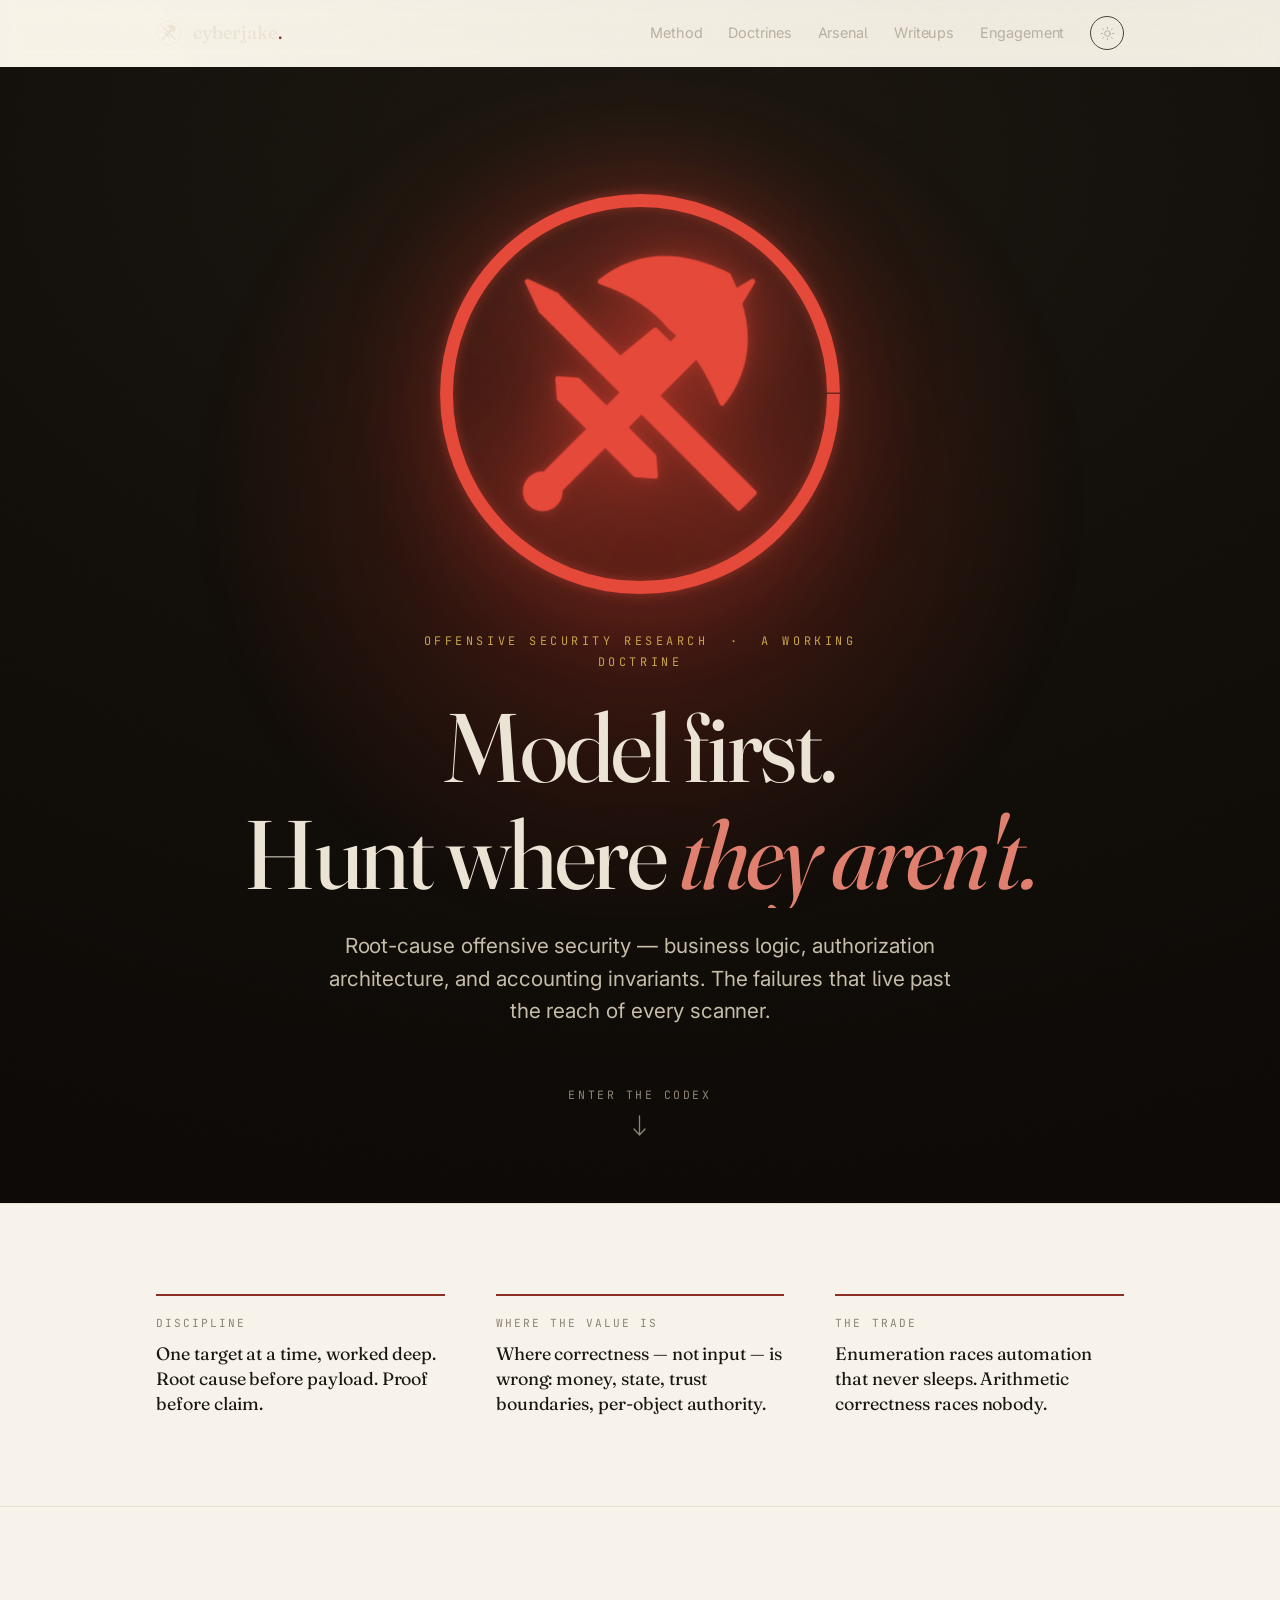
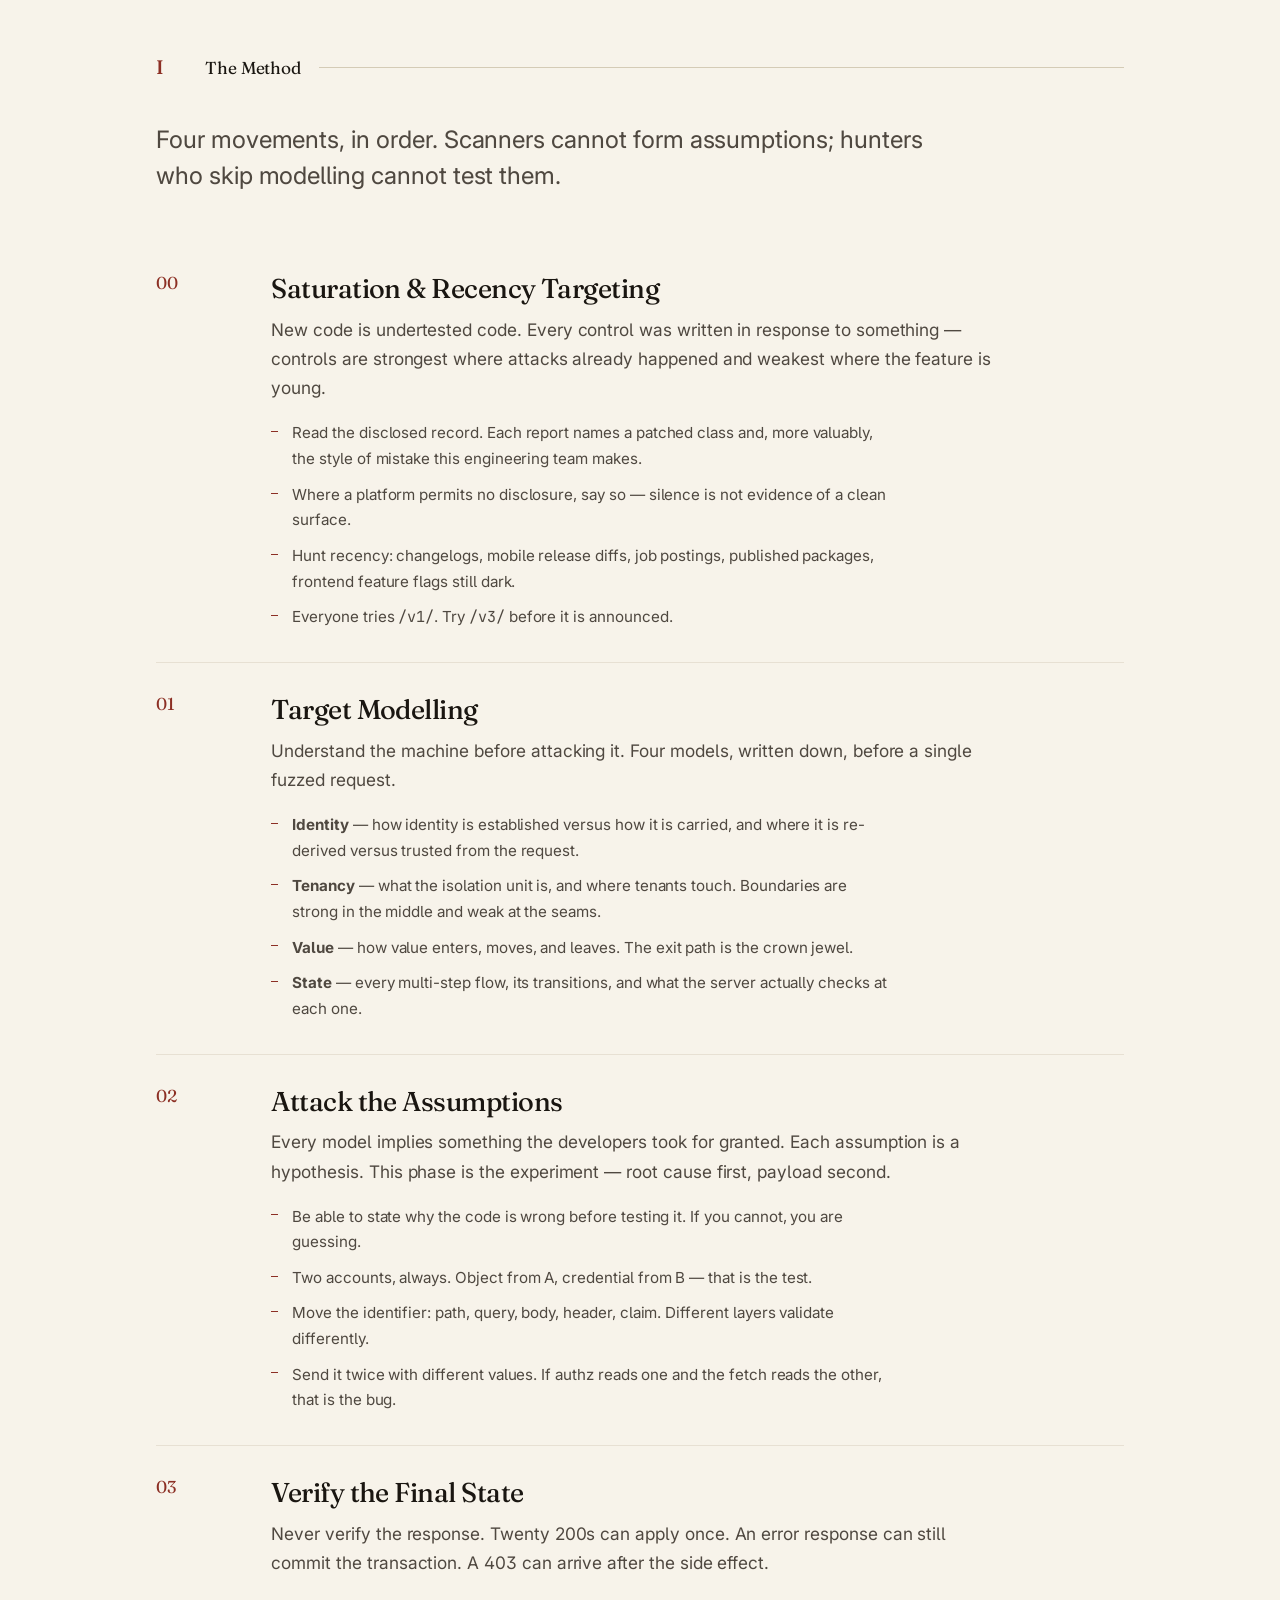
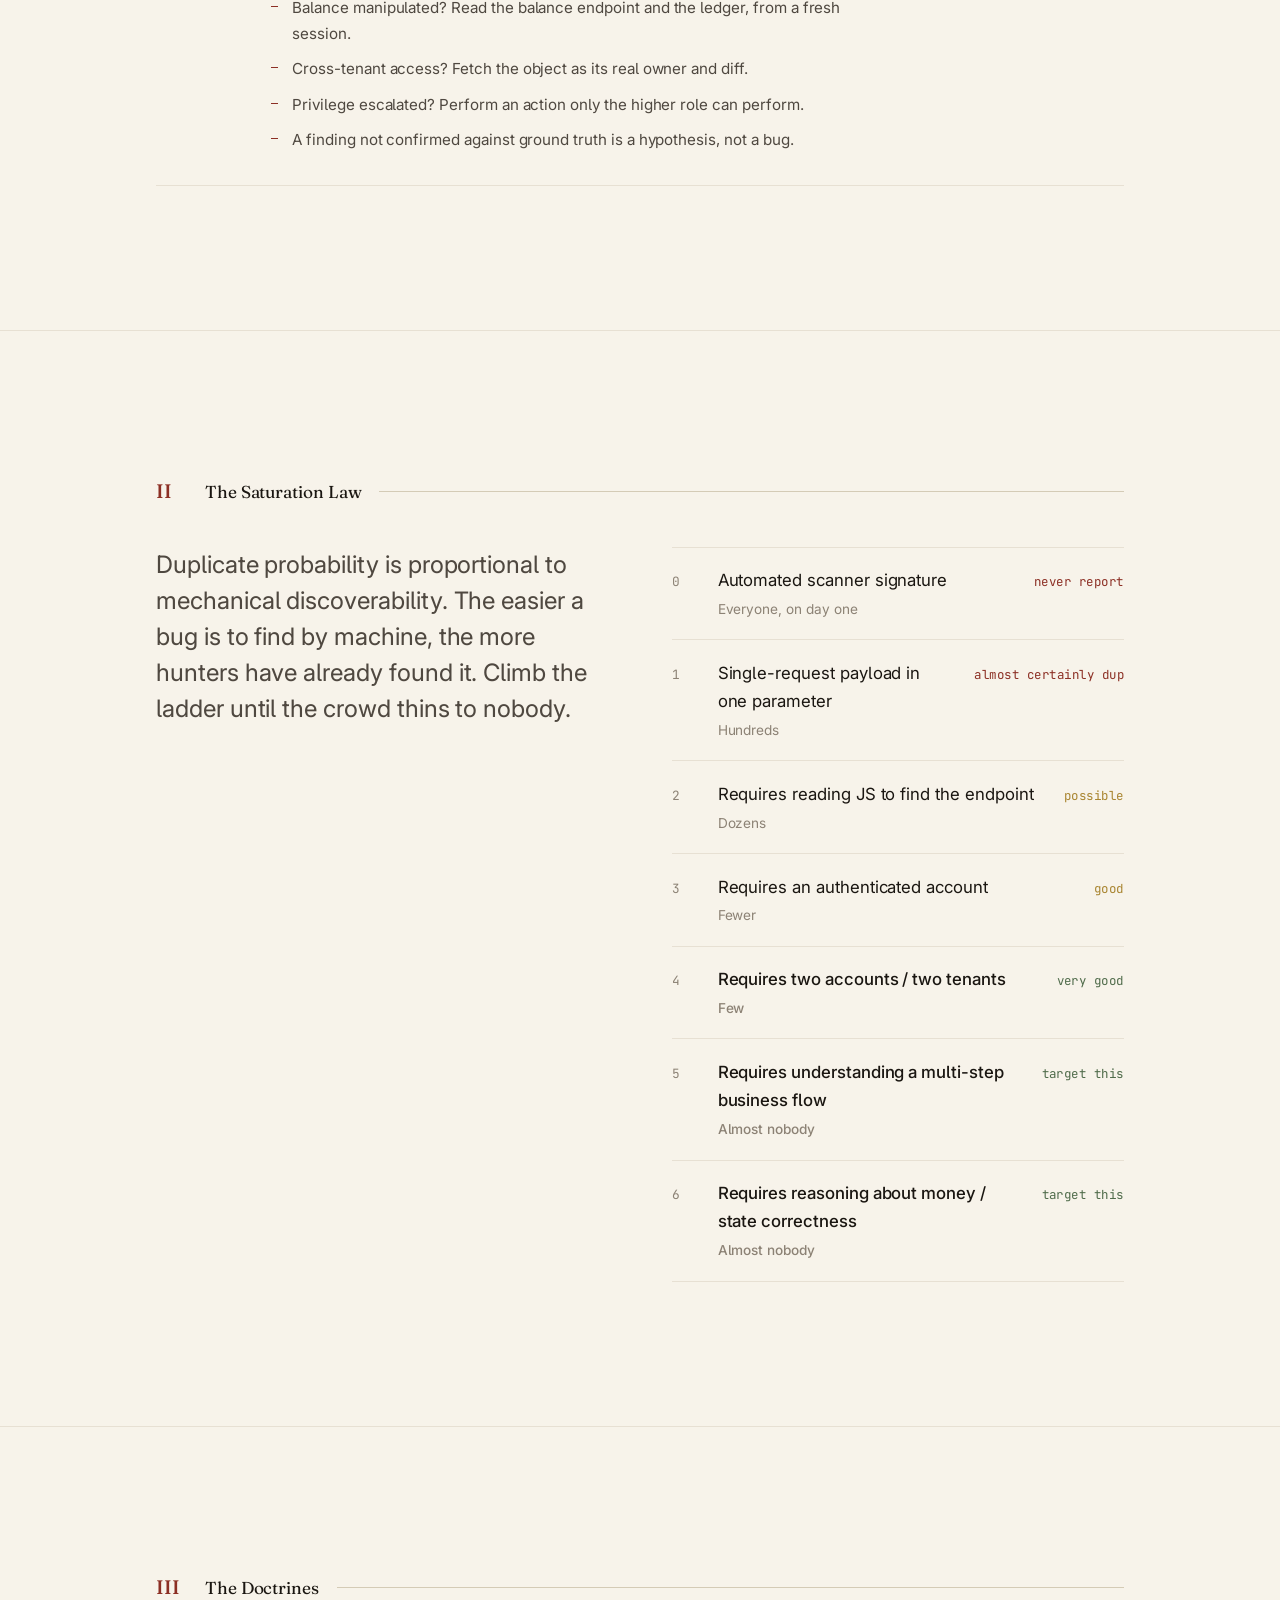
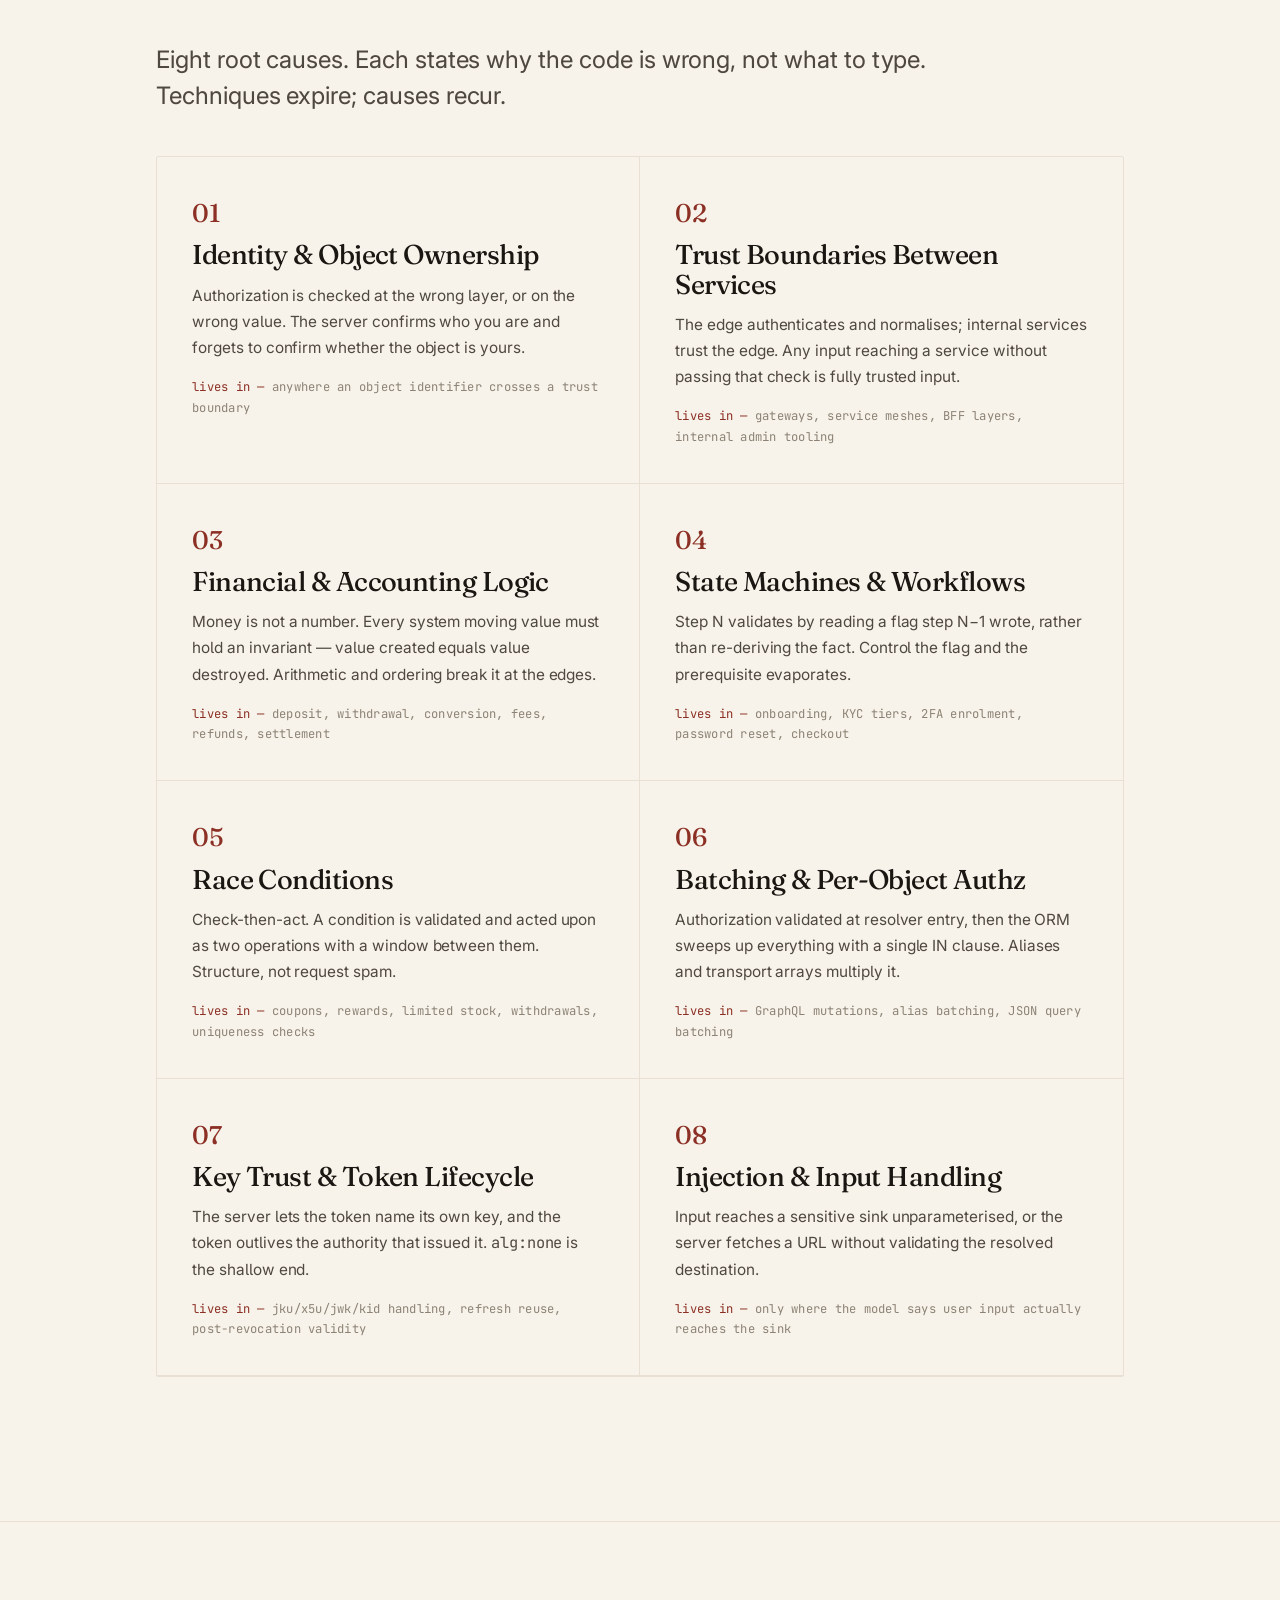
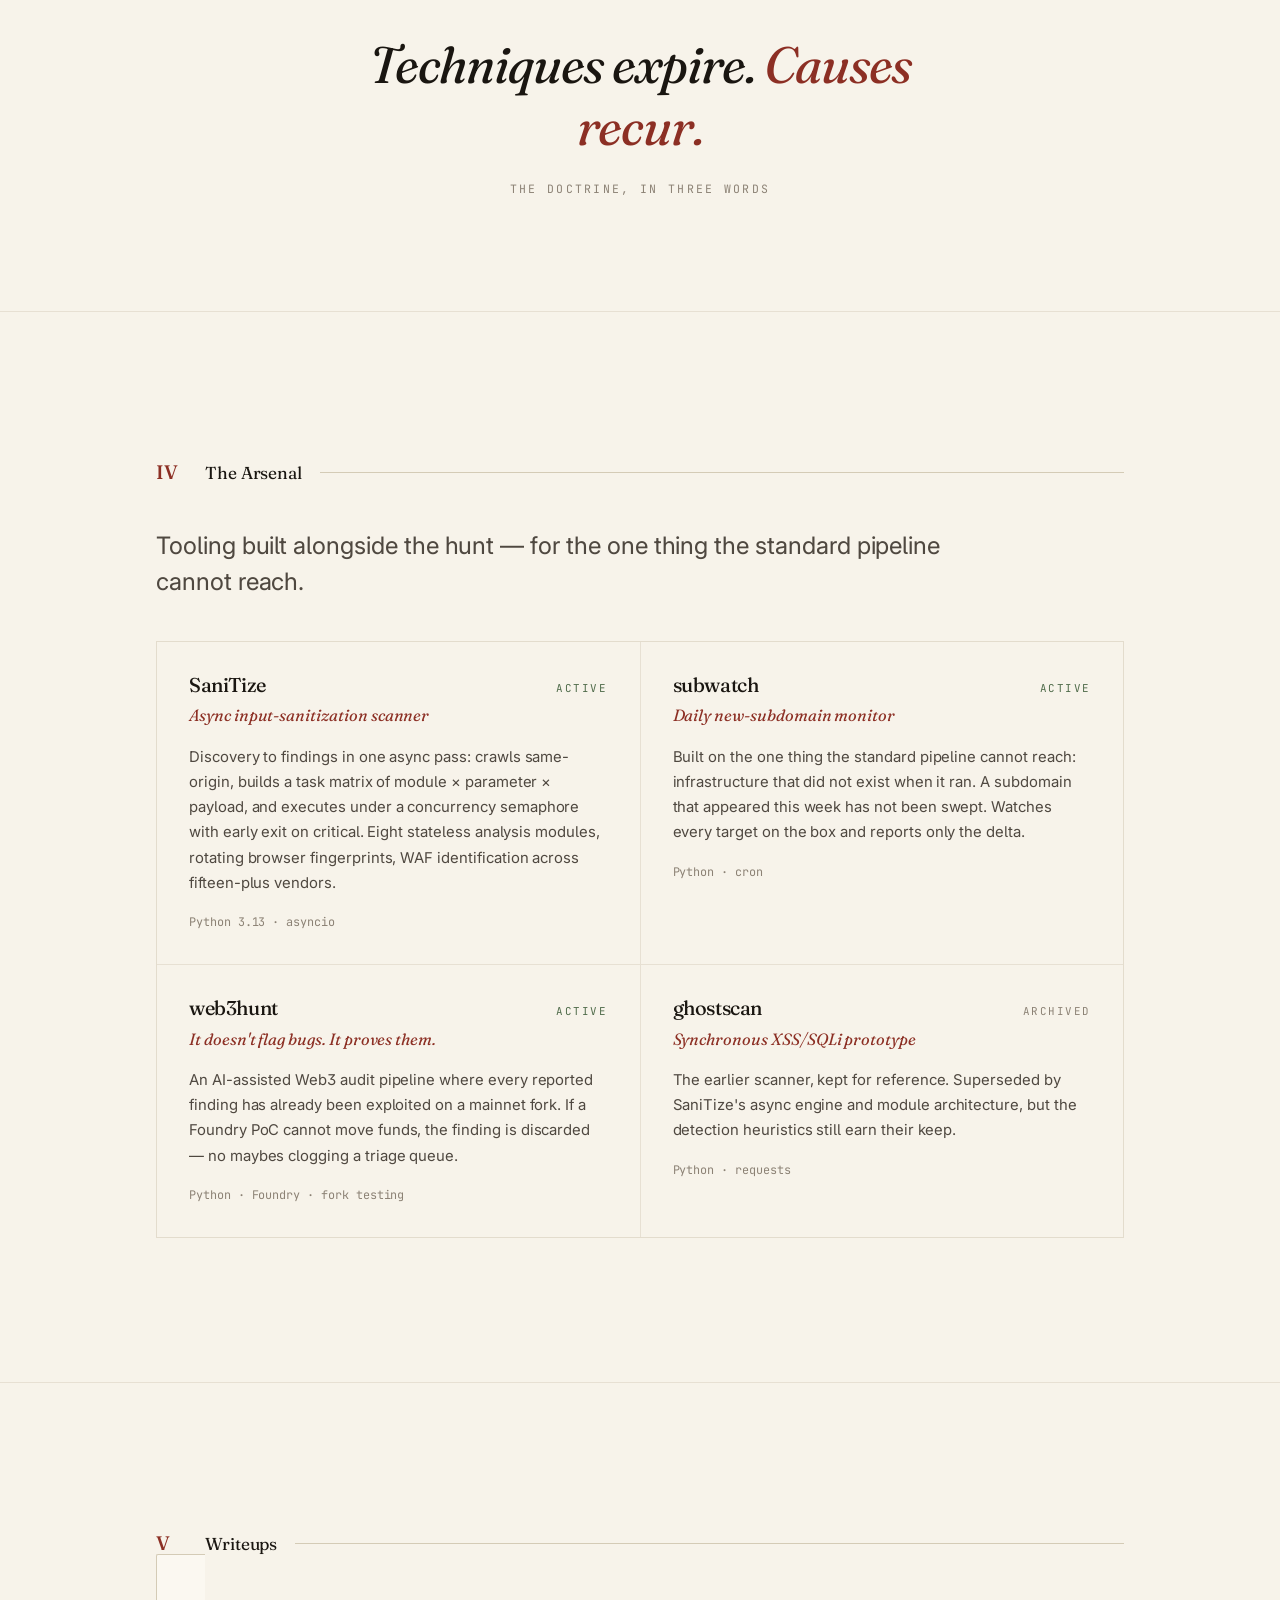
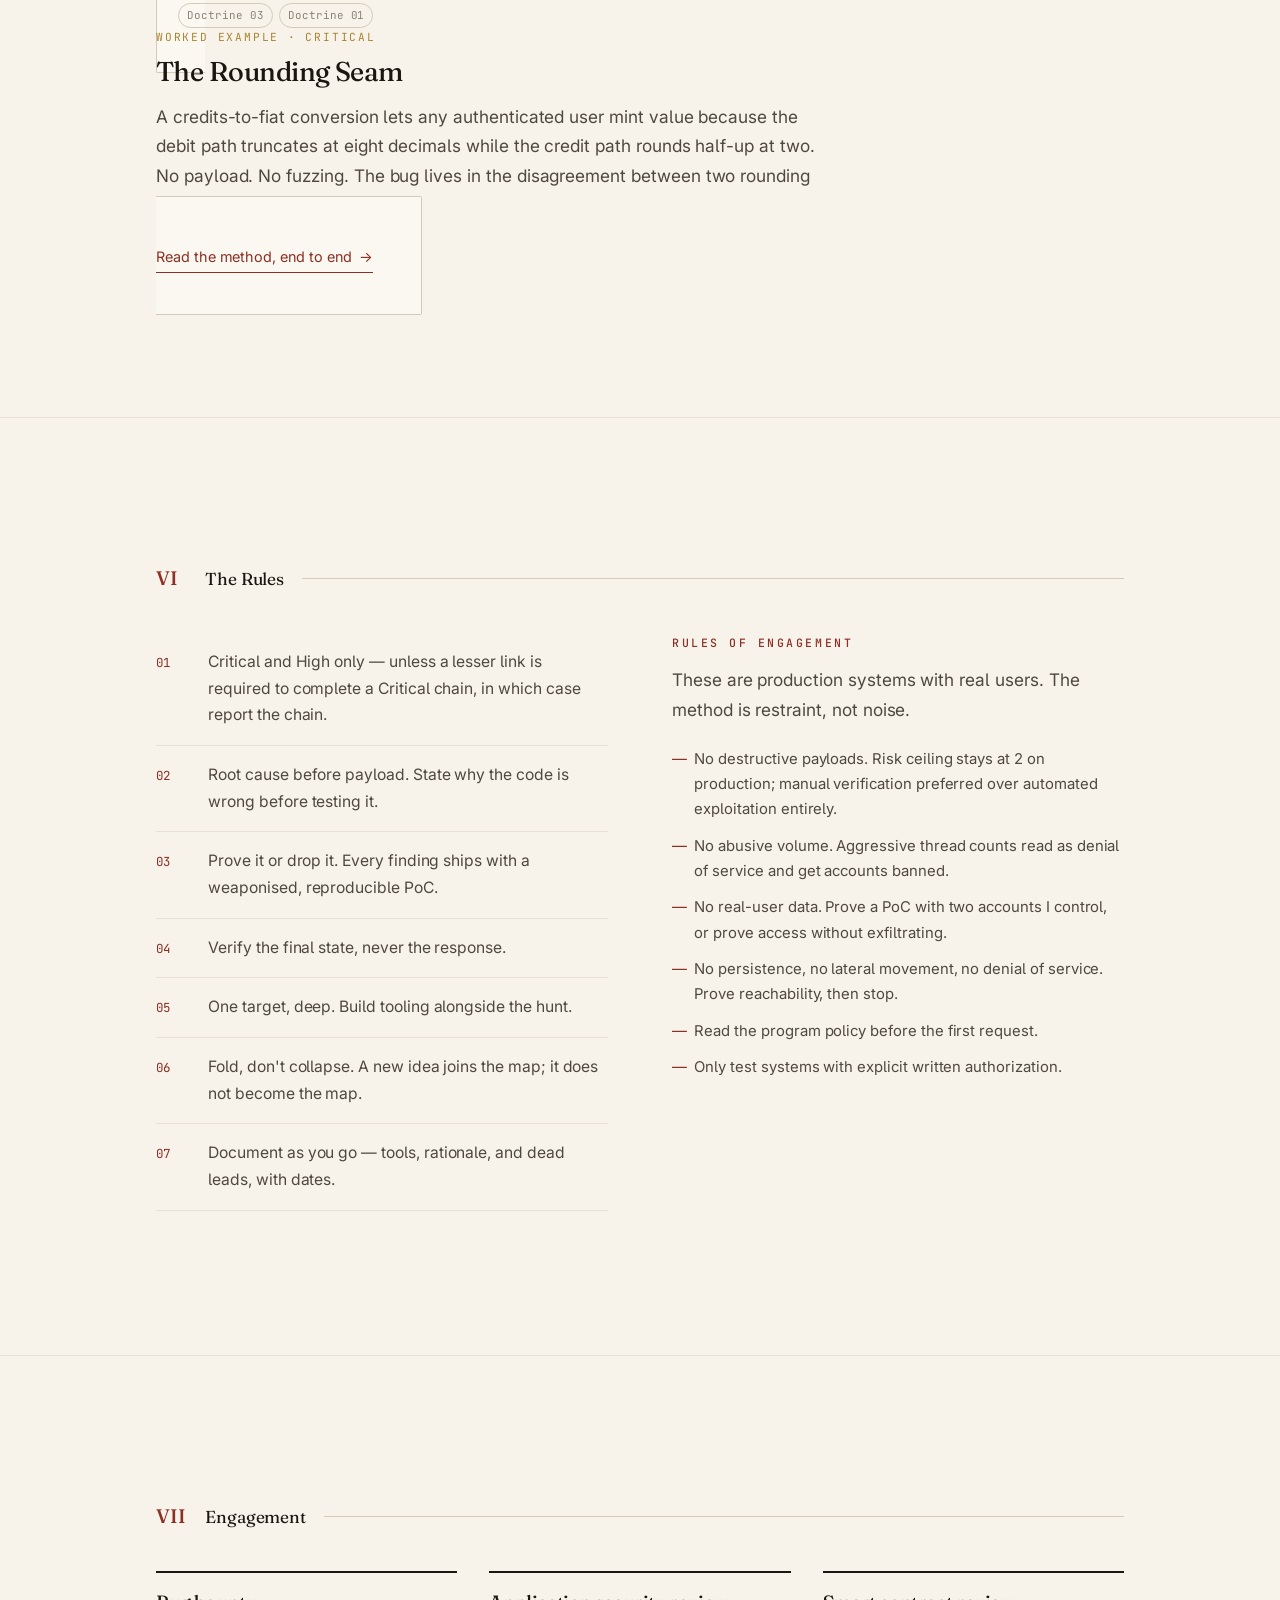
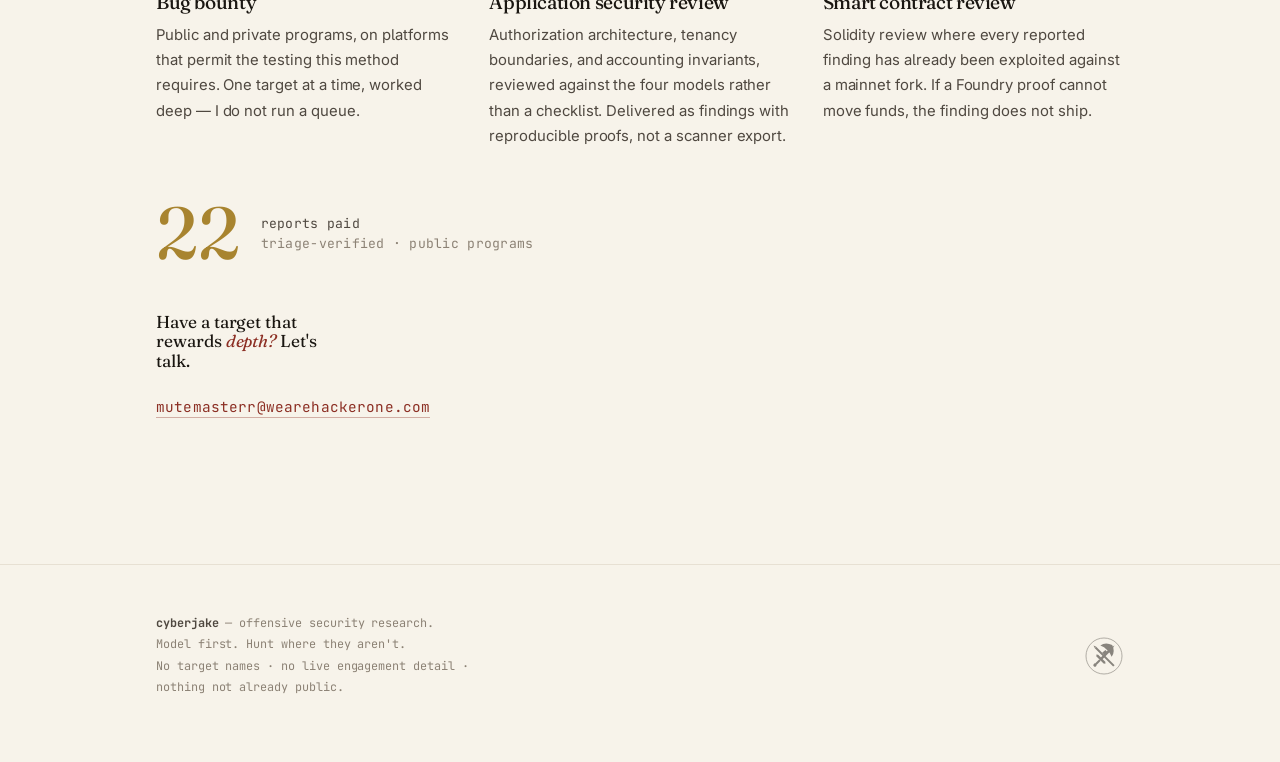
<file: index.html>
<!doctype html>
<html lang="en" data-theme="">
<head>
<meta charset="utf-8">
<meta name="viewport" content="width=device-width, initial-scale=1">
<title>cyberjake — offensive security research</title>
<meta name="description" content="Root-cause offensive security research. Business logic, authorization architecture, and accounting invariants — where scanners cannot reach. Model first. Hunt where they aren't.">
<meta name="theme-color" content="#f7f3ea">
<meta property="og:title" content="cyberjake — offensive security research">
<meta property="og:description" content="Model first. Hunt where they aren't.">
<meta property="og:type" content="website">
<link rel="icon" href="assets/sigil.svg" type="image/svg+xml">
<link rel="preconnect" href="https://fonts.googleapis.com">
<link rel="preconnect" href="https://fonts.gstatic.com" crossorigin>
<link href="https://fonts.googleapis.com/css2?family=Fraunces:ital,opsz,wght@0,9..144,380..560;1,9..144,380..520&family=Inter:wght@400;460;500&family=JetBrains+Mono:wght@400;500&display=swap" rel="stylesheet">
<link rel="stylesheet" href="styles.css">
</head>
<body>

<!-- ============================ bar ============================ -->
<header class="bar" id="bar">
  <div class="wrap">
    <a class="brand" href="#top" aria-label="cyberjake home">
      <span class="sigil" aria-hidden="true"></span>
      <span><b>cyberjake</b><span class="dot">.</span></span>
    </a>
    <button class="nav-toggle" id="navToggle" aria-label="Menu" aria-expanded="false"><span></span></button>
    <nav class="links" id="nav">
      <a href="#method">Method</a>
      <a href="#doctrines">Doctrines</a>
      <a href="#arsenal">Arsenal</a>
      <a href="#writeups">Writeups</a>
      <a href="#engage">Engagement</a>
      <button class="theme-toggle" id="theme" aria-label="Toggle theme" title="Toggle light / dark">
        <svg width="15" height="15" viewBox="0 0 24 24" fill="none" stroke="currentColor" stroke-width="1.6" stroke-linecap="round"><circle cx="12" cy="12" r="4.5"/><path d="M12 2v2M12 20v2M4.2 4.2l1.4 1.4M18.4 18.4l1.4 1.4M2 12h2M20 12h2M4.2 19.8l1.4-1.4M18.4 5.6l1.4-1.4"/></svg>
      </button>
    </nav>
  </div>
</header>

<main id="top">

<!-- ============================ hero ============================ -->
<section class="cover" id="cover">
  <div class="cover-grain" aria-hidden="true"></div>
  <div class="cover-glow" aria-hidden="true"></div>
  <div class="wrap">
    <div class="seal" aria-hidden="true">
      <svg viewBox="0 0 200 200">
        <circle class="seal-ring" cx="100" cy="100" r="90" fill="none" stroke="currentColor" stroke-width="2.6" pathLength="1"/>
        <g class="seal-weapons" fill="currentColor"><g transform="rotate(45 100 100)"><path d="M100,26 L106,50 L106,120 L94,120 L94,50 Z"/><path d="M68,122 L75,116 L125,116 L132,122 L125,128 L75,128 Z"/><path d="M95,128 L105,128 L105,158 L95,158 Z"/><circle cx="100" cy="164" r="8"/></g><g transform="rotate(-45 100 100)"><path d="M95,40 L105,40 L105,170 L95,170 Z"/><path d="M100,26 L105,40 L95,40 Z"/><path d="M105,82 L126,84 L126,96 L105,98 Z"/><path d="M124,50 Q156,54 168,90 Q156,126 124,130 Q134,106 132,88 Q134,70 124,50 Z"/></g></g>
      </svg>
    </div>
    <p class="cover-kicker">Offensive security research &nbsp;·&nbsp; a working doctrine</p>
    <h1 class="cover-title">
      <span class="ln"><span>Model first.</span></span>
      <span class="ln"><span>Hunt where <em>they aren't.</em></span></span>
    </h1>
    <p class="cover-lede">Root-cause offensive security — business logic, authorization architecture, and accounting invariants. The failures that live past the reach of every scanner.</p>
    <a class="cover-cue" href="#method"><span>Enter the codex</span>
      <svg width="13" height="24" viewBox="0 0 13 24" fill="none" stroke="currentColor" stroke-width="1.3" stroke-linecap="round"><path d="M6.5 1v19M1 14l5.5 6 5.5-6"/></svg>
    </a>
  </div>
</section>

<!-- ============================ creed ============================ -->
<section class="movement creed" id="creed">
  <div class="wrap">
    <dl class="meta reveal">
      <div><dt>Discipline</dt><dd>One target at a time, worked deep. Root cause before payload. Proof before claim.</dd></div>
      <div><dt>Where the value is</dt><dd>Where correctness — not input — is wrong: money, state, trust boundaries, per-object authority.</dd></div>
      <div><dt>The trade</dt><dd>Enumeration races automation that never sleeps. Arithmetic correctness races nobody.</dd></div>
    </dl>
  </div>
</section>

<!-- ============================ method ============================ -->
<section class="movement" id="method">
  <div class="wrap">
    <div class="mark"><span class="num">I</span><span class="title">The Method</span><span class="rule"></span></div>
    <p class="lede reveal" style="margin-bottom:3rem">Four movements, in order. Scanners cannot form assumptions; hunters who skip modelling cannot test them.</p>
    <div class="phases">
      <div class="phase reveal"><div class="pn">00</div><div><h3>Saturation &amp; Recency Targeting</h3><p class="thesis">New code is undertested code. Every control was written in response to something — controls are strongest where attacks already happened and weakest where the feature is young.</p><ul><li>Read the disclosed record. Each report names a patched class and, more valuably, the style of mistake this engineering team makes.</li><li>Where a platform permits no disclosure, say so — silence is not evidence of a clean surface.</li><li>Hunt recency: changelogs, mobile release diffs, job postings, published packages, frontend feature flags still dark.</li><li>Everyone tries <span class="mono">/v1/</span>. Try <span class="mono">/v3/</span> before it is announced.</li></ul></div></div>
      <div class="phase reveal"><div class="pn">01</div><div><h3>Target Modelling</h3><p class="thesis">Understand the machine before attacking it. Four models, written down, before a single fuzzed request.</p><ul><li><strong>Identity</strong> — how identity is established versus how it is carried, and where it is re-derived versus trusted from the request.</li><li><strong>Tenancy</strong> — what the isolation unit is, and where tenants touch. Boundaries are strong in the middle and weak at the seams.</li><li><strong>Value</strong> — how value enters, moves, and leaves. The exit path is the crown jewel.</li><li><strong>State</strong> — every multi-step flow, its transitions, and what the server actually checks at each one.</li></ul></div></div>
      <div class="phase reveal"><div class="pn">02</div><div><h3>Attack the Assumptions</h3><p class="thesis">Every model implies something the developers took for granted. Each assumption is a hypothesis. This phase is the experiment — root cause first, payload second.</p><ul><li>Be able to state why the code is wrong before testing it. If you cannot, you are guessing.</li><li>Two accounts, always. Object from A, credential from B — that is the test.</li><li>Move the identifier: path, query, body, header, claim. Different layers validate differently.</li><li>Send it twice with different values. If authz reads one and the fetch reads the other, that is the bug.</li></ul></div></div>
      <div class="phase reveal"><div class="pn">03</div><div><h3>Verify the Final State</h3><p class="thesis">Never verify the response. Twenty 200s can apply once. An error response can still commit the transaction. A 403 can arrive after the side effect.</p><ul><li>Balance manipulated? Read the balance endpoint and the ledger, from a fresh session.</li><li>Cross-tenant access? Fetch the object as its real owner and diff.</li><li>Privilege escalated? Perform an action only the higher role can perform.</li><li>A finding not confirmed against ground truth is a hypothesis, not a bug.</li></ul></div></div>
    </div>
  </div>
</section>

<!-- ============================ saturation law ============================ -->
<section class="movement" id="law">
  <div class="wrap">
    <div class="mark"><span class="num">II</span><span class="title">The Saturation Law</span><span class="rule"></span></div>
    <div class="two-col">
      <p class="lede reveal">Duplicate probability is proportional to mechanical discoverability. The easier a bug is to find by machine, the more hunters have already found it. Climb the ladder until the crowd thins to nobody.</p>
      <div class="ladder reveal" aria-label="saturation ladder">
        <div class="rung" data-tone="dup"><span class="idx">0</span><span class="method">Automated scanner signature<small>Everyone, on day one</small></span><span class="verdict">never report</span></div>
        <div class="rung" data-tone="dup"><span class="idx">1</span><span class="method">Single-request payload in one parameter<small>Hundreds</small></span><span class="verdict">almost certainly dup</span></div>
        <div class="rung" data-tone="mid"><span class="idx">2</span><span class="method">Requires reading JS to find the endpoint<small>Dozens</small></span><span class="verdict">possible</span></div>
        <div class="rung" data-tone="mid"><span class="idx">3</span><span class="method">Requires an authenticated account<small>Fewer</small></span><span class="verdict">good</span></div>
        <div class="rung" data-tone="hit"><span class="idx">4</span><span class="method">Requires two accounts / two tenants<small>Few</small></span><span class="verdict">very good</span></div>
        <div class="rung" data-tone="hit"><span class="idx">5</span><span class="method">Requires understanding a multi-step business flow<small>Almost nobody</small></span><span class="verdict">target this</span></div>
        <div class="rung" data-tone="hit"><span class="idx">6</span><span class="method">Requires reasoning about money / state correctness<small>Almost nobody</small></span><span class="verdict">target this</span></div>
      </div>
    </div>
  </div>
</section>

<!-- ============================ doctrines ============================ -->
<section class="movement" id="doctrines">
  <div class="wrap">
    <div class="mark"><span class="num">III</span><span class="title">The Doctrines</span><span class="rule"></span></div>
    <p class="lede reveal" style="margin-bottom:2.6rem">Eight root causes. Each states why the code is wrong, not what to type. Techniques expire; causes recur.</p>
    <div class="canon reveal">
      <article class="article"><div class="n">01</div><h3>Identity &amp; Object Ownership</h3><p>Authorization is checked at the wrong layer, or on the wrong value. The server confirms who you are and forgets to confirm whether the object is yours.</p><p class="lives">anywhere an object identifier crosses a trust boundary</p></article>
      <article class="article"><div class="n">02</div><h3>Trust Boundaries Between Services</h3><p>The edge authenticates and normalises; internal services trust the edge. Any input reaching a service without passing that check is fully trusted input.</p><p class="lives">gateways, service meshes, BFF layers, internal admin tooling</p></article>
      <article class="article"><div class="n">03</div><h3>Financial &amp; Accounting Logic</h3><p>Money is not a number. Every system moving value must hold an invariant — value created equals value destroyed. Arithmetic and ordering break it at the edges.</p><p class="lives">deposit, withdrawal, conversion, fees, refunds, settlement</p></article>
      <article class="article"><div class="n">04</div><h3>State Machines &amp; Workflows</h3><p>Step N validates by reading a flag step N−1 wrote, rather than re-deriving the fact. Control the flag and the prerequisite evaporates.</p><p class="lives">onboarding, KYC tiers, 2FA enrolment, password reset, checkout</p></article>
      <article class="article"><div class="n">05</div><h3>Race Conditions</h3><p>Check-then-act. A condition is validated and acted upon as two operations with a window between them. Structure, not request spam.</p><p class="lives">coupons, rewards, limited stock, withdrawals, uniqueness checks</p></article>
      <article class="article"><div class="n">06</div><h3>Batching &amp; Per-Object Authz</h3><p>Authorization validated at resolver entry, then the ORM sweeps up everything with a single IN clause. Aliases and transport arrays multiply it.</p><p class="lives">GraphQL mutations, alias batching, JSON query batching</p></article>
      <article class="article"><div class="n">07</div><h3>Key Trust &amp; Token Lifecycle</h3><p>The server lets the token name its own key, and the token outlives the authority that issued it. <span class="mono">alg:none</span> is the shallow end.</p><p class="lives">jku/x5u/jwk/kid handling, refresh reuse, post-revocation validity</p></article>
      <article class="article"><div class="n">08</div><h3>Injection &amp; Input Handling</h3><p>Input reaches a sensitive sink unparameterised, or the server fetches a URL without validating the resolved destination.</p><p class="lives">only where the model says user input actually reaches the sink</p></article>
    </div>
  </div>
</section>

<!-- ============================ maxim ============================ -->
<section class="maxim">
  <div class="wrap reveal">
    <p>Techniques expire. <em>Causes recur.</em></p>
    <span class="by">The doctrine, in three words</span>
  </div>
</section>

<!-- ============================ arsenal ============================ -->
<section class="movement" id="arsenal">
  <div class="wrap">
    <div class="mark"><span class="num">IV</span><span class="title">The Arsenal</span><span class="rule"></span></div>
    <p class="lede reveal" style="margin-bottom:2.6rem">Tooling built alongside the hunt — for the one thing the standard pipeline cannot reach.</p>
    <div class="tools reveal">
      <div class="tool"><div class="top"><h3>SaniTize</h3><span class="status">active</span></div><p class="tagline">Async input-sanitization scanner</p><p>Discovery to findings in one async pass: crawls same-origin, builds a task matrix of module × parameter × payload, and executes under a concurrency semaphore with early exit on critical. Eight stateless analysis modules, rotating browser fingerprints, WAF identification across fifteen-plus vendors.</p><p class="stack">Python 3.13 · asyncio</p></div>
      <div class="tool"><div class="top"><h3>subwatch</h3><span class="status">active</span></div><p class="tagline">Daily new-subdomain monitor</p><p>Built on the one thing the standard pipeline cannot reach: infrastructure that did not exist when it ran. A subdomain that appeared this week has not been swept. Watches every target on the box and reports only the delta.</p><p class="stack">Python · cron</p></div>
      <div class="tool"><div class="top"><h3>web3hunt</h3><span class="status">active</span></div><p class="tagline">It doesn't flag bugs. It proves them.</p><p>An AI-assisted Web3 audit pipeline where every reported finding has already been exploited on a mainnet fork. If a Foundry PoC cannot move funds, the finding is discarded — no maybes clogging a triage queue.</p><p class="stack">Python · Foundry · fork testing</p></div>
      <div class="tool"><div class="top"><h3>ghostscan</h3><span class="status archived">archived</span></div><p class="tagline">Synchronous XSS/SQLi prototype</p><p>The earlier scanner, kept for reference. Superseded by SaniTize's async engine and module architecture, but the detection heuristics still earn their keep.</p><p class="stack">Python · requests</p></div>
    </div>
  </div>
</section>

<!-- ============================ writeups ============================ -->
<section class="movement" id="writeups">
  <div class="wrap">
    <div class="mark"><span class="num">V</span><span class="title">Writeups</span><span class="rule"></span></div>
    <a class="feature reveal" href="writeups/the-rounding-seam.html">
      <div class="tags"><span class="tag">Doctrine 03</span><span class="tag">Doctrine 01</span></div>
      <p class="kind">Worked example · Critical</p>
      <h3>The Rounding Seam</h3>
      <p class="root">A credits-to-fiat conversion lets any authenticated user mint value because the debit path truncates at eight decimals while the credit path rounds half-up at two. No payload. No fuzzing. The bug lives in the disagreement between two rounding decisions made in different files.</p>
      <span class="readmore">Read the method, end to end &nbsp;→</span>
    </a>
  </div>
</section>

<!-- ============================ rules ============================ -->
<section class="movement" id="rules">
  <div class="wrap">
    <div class="mark"><span class="num">VI</span><span class="title">The Rules</span><span class="rule"></span></div>
    <div class="two-col">
      <div class="ruleset reveal">
        <div class="ruleitem"><span class="rn">01</span><p>Critical and High only — unless a lesser link is required to complete a Critical chain, in which case report the chain.</p></div>
        <div class="ruleitem"><span class="rn">02</span><p>Root cause before payload. State why the code is wrong before testing it.</p></div>
        <div class="ruleitem"><span class="rn">03</span><p>Prove it or drop it. Every finding ships with a weaponised, reproducible PoC.</p></div>
        <div class="ruleitem"><span class="rn">04</span><p>Verify the final state, never the response.</p></div>
        <div class="ruleitem"><span class="rn">05</span><p>One target, deep. Build tooling alongside the hunt.</p></div>
        <div class="ruleitem"><span class="rn">06</span><p>Fold, don't collapse. A new idea joins the map; it does not become the map.</p></div>
        <div class="ruleitem"><span class="rn">07</span><p>Document as you go — tools, rationale, and dead leads, with dates.</p></div>
      </div>
      <div class="reveal">
        <p class="label seal-text">Rules of engagement</p>
        <p style="margin-top:.8rem;color:var(--ink-soft)">These are production systems with real users. The method is restraint, not noise.</p>
        <ul class="limits">
          <li>No destructive payloads. Risk ceiling stays at 2 on production; manual verification preferred over automated exploitation entirely.</li>
          <li>No abusive volume. Aggressive thread counts read as denial of service and get accounts banned.</li>
          <li>No real-user data. Prove a PoC with two accounts I control, or prove access without exfiltrating.</li>
          <li>No persistence, no lateral movement, no denial of service. Prove reachability, then stop.</li>
          <li>Read the program policy before the first request.</li>
          <li>Only test systems with explicit written authorization.</li>
        </ul>
      </div>
    </div>
  </div>
</section>

<!-- ============================ engagement ============================ -->
<section class="movement contact" id="engage">
  <div class="wrap">
    <div class="mark"><span class="num">VII</span><span class="title">Engagement</span><span class="rule"></span></div>
    <div class="offers reveal" style="margin-bottom:3.4rem">
      <div class="offer"><h3>Bug bounty</h3><p>Public and private programs, on platforms that permit the testing this method requires. One target at a time, worked deep — I do not run a queue.</p></div>
      <div class="offer"><h3>Application security review</h3><p>Authorization architecture, tenancy boundaries, and accounting invariants, reviewed against the four models rather than a checklist. Delivered as findings with reproducible proofs, not a scanner export.</p></div>
      <div class="offer"><h3>Smart contract review</h3><p>Solidity review where every reported finding has already been exploited against a mainnet fork. If a Foundry proof cannot move funds, the finding does not ship.</p></div>
    </div>
    <div class="record reveal" aria-label="track record">
      <span class="rec-num">22</span>
      <div class="rec-label">reports paid<span class="rec-sub">triage-verified · public programs</span></div>
    </div>
    <p class="cta reveal">Have a target that rewards <em>depth?</em> Let's talk.</p>
    <p class="reveal contact-lines" style="margin-top:1.6rem;font-family:var(--mono);font-size:.9rem;letter-spacing:.01em">
      <a href="mailto:mutemasterr@wearehackerone.com">mutemasterr@wearehackerone.com</a>
    </p>
  </div>
</section>

</main>

<!-- ============================ footer ============================ -->
<footer class="foot">
  <div class="wrap">
    <div class="colophon">
      <strong style="color:var(--ink-soft)">cyberjake</strong> — offensive security research.<br>
      Model first. Hunt where they aren't.<br>
      No target names · no live engagement detail · nothing not already public.
    </div>
    <span class="sigil" aria-hidden="true"></span>
  </div>
</footer>

<script src="app.js"></script>
</body>
</html>
</file>
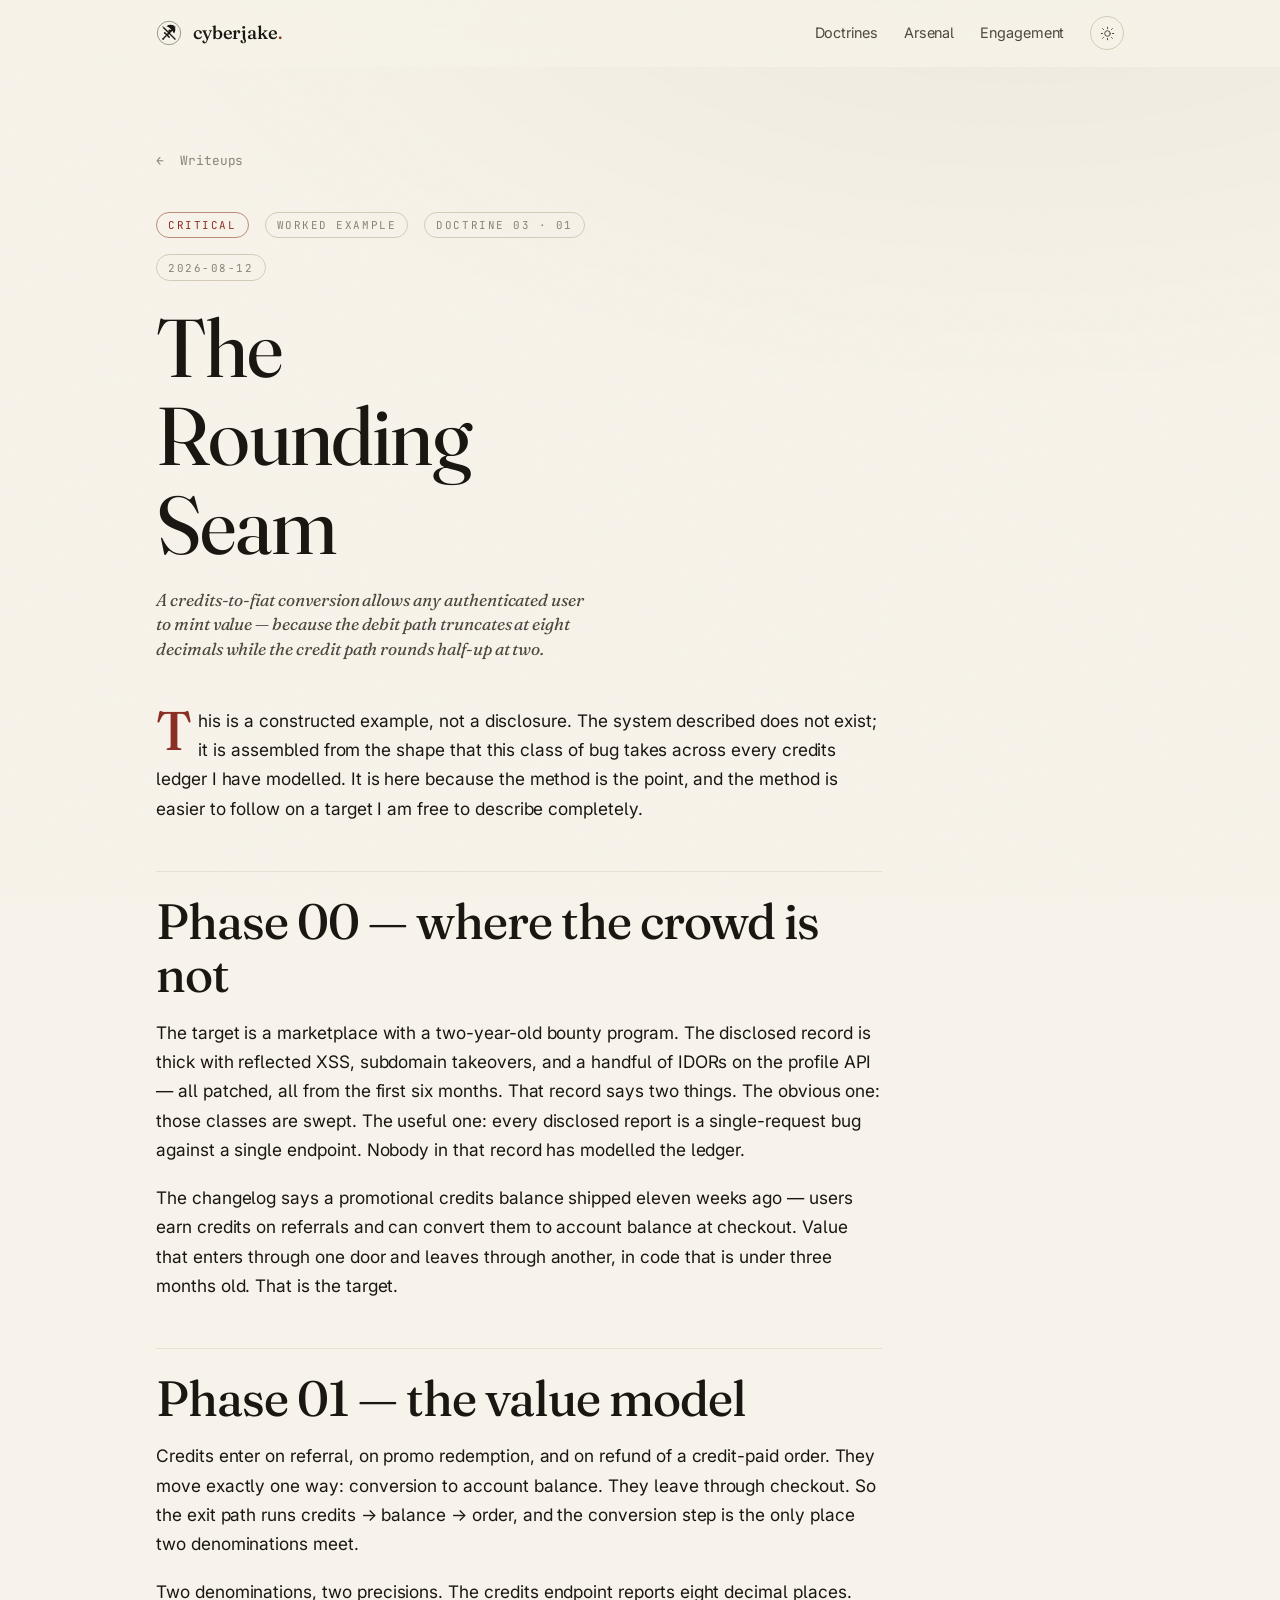
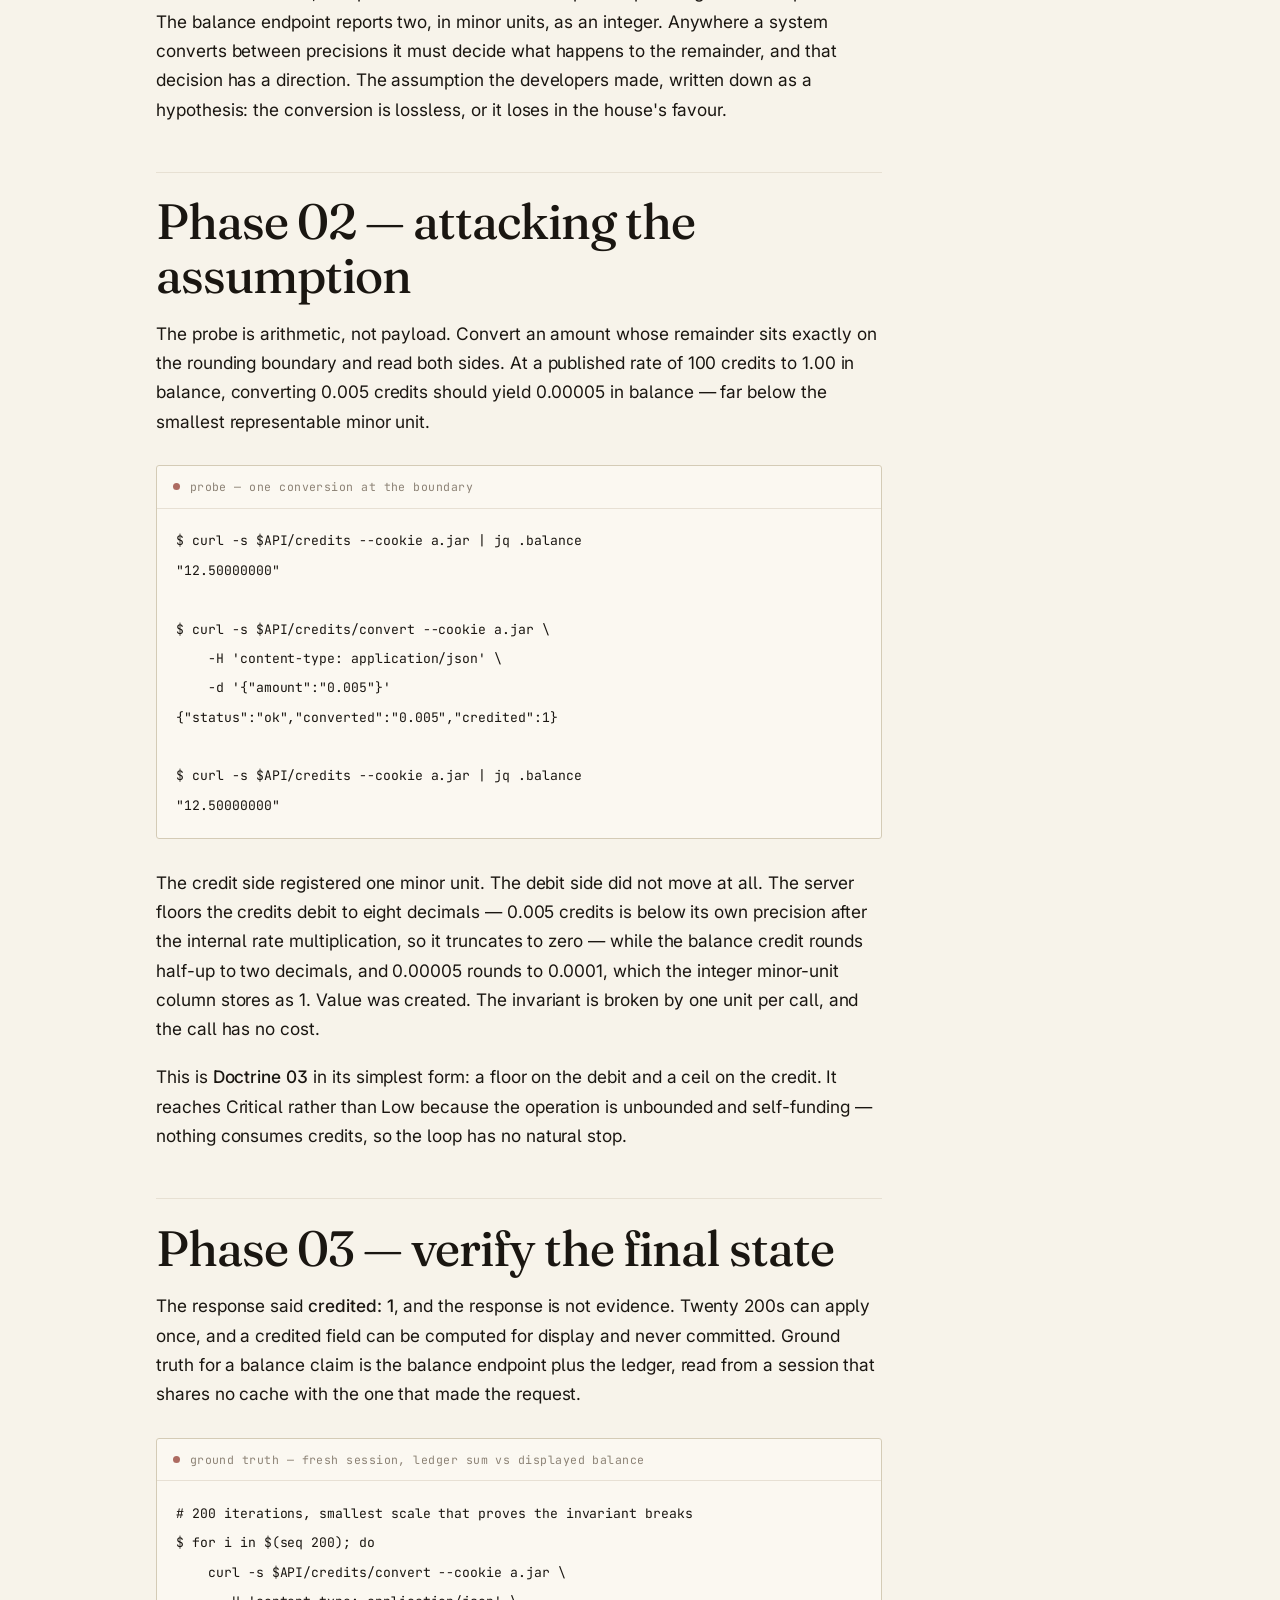
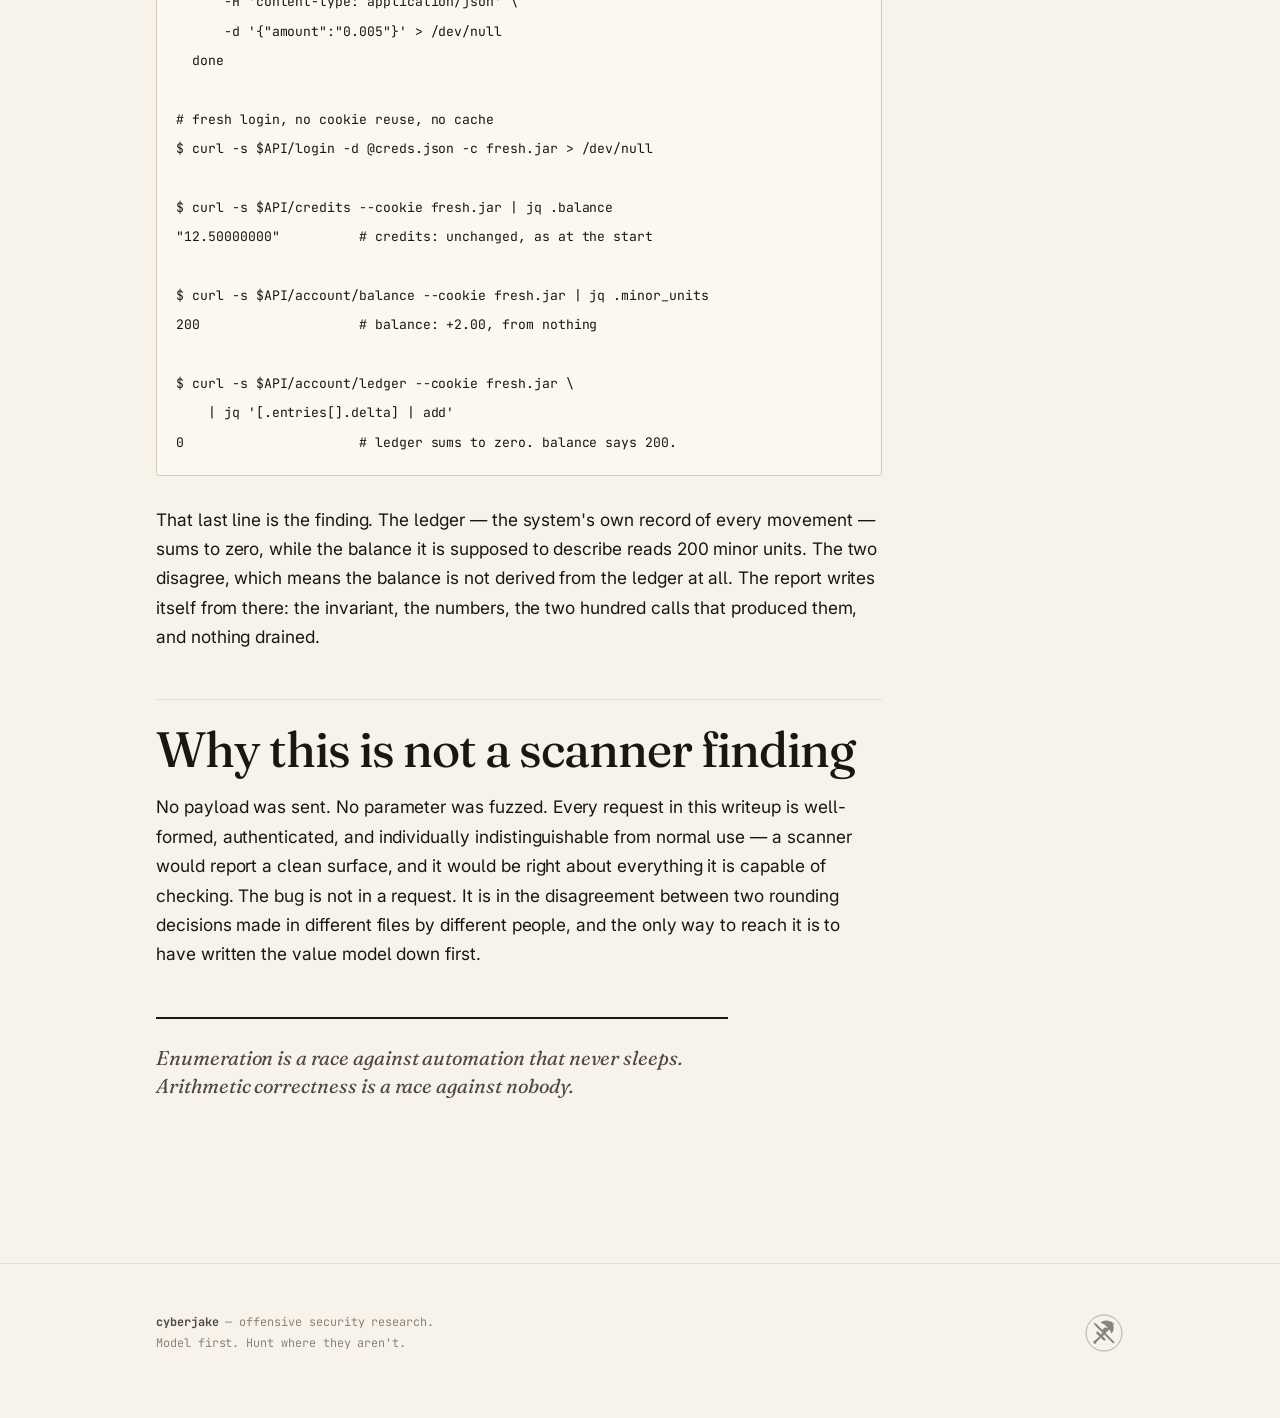
<file: writeups/the-rounding-seam.html>
<!doctype html>
<html lang="en" data-theme="">
<head>
<meta charset="utf-8">
<meta name="viewport" content="width=device-width, initial-scale=1">
<title>The Rounding Seam — cyberjake</title>
<meta name="description" content="A credits-to-fiat conversion lets any authenticated user mint value because the debit path truncates at eight decimals while the credit path rounds half-up at two. A worked example of root-cause method.">
<meta name="theme-color" content="#f7f3ea">
<link rel="icon" href="../assets/sigil.svg" type="image/svg+xml">
<link rel="preconnect" href="https://fonts.googleapis.com">
<link rel="preconnect" href="https://fonts.gstatic.com" crossorigin>
<link href="https://fonts.googleapis.com/css2?family=Fraunces:ital,opsz,wght@0,9..144,380..560;1,9..144,380..520&family=Inter:wght@400;460;500&family=JetBrains+Mono:wght@400;500&display=swap" rel="stylesheet">
<link rel="stylesheet" href="../styles.css">
</head>
<body>

<header class="bar" id="bar">
  <div class="wrap">
    <a class="brand" href="../index.html" aria-label="cyberjake home">
      <span class="sigil" aria-hidden="true"></span>
      <span><b>cyberjake</b><span class="dot">.</span></span>
    </a>
    <nav class="links" id="nav">
      <a href="../index.html#doctrines">Doctrines</a>
      <a href="../index.html#arsenal">Arsenal</a>
      <a href="../index.html#engage">Engagement</a>
      <button class="theme-toggle" id="theme" aria-label="Toggle theme" title="Toggle light / dark">
        <svg width="15" height="15" viewBox="0 0 24 24" fill="none" stroke="currentColor" stroke-width="1.6" stroke-linecap="round"><circle cx="12" cy="12" r="4.5"/><path d="M12 2v2M12 20v2M4.2 4.2l1.4 1.4M18.4 18.4l1.4 1.4M2 12h2M20 12h2M4.2 19.8l1.4-1.4M18.4 5.6l1.4-1.4"/></svg>
      </button>
    </nav>
  </div>
</header>

<main class="movement doc">
  <div class="wrap">
    <a class="back" href="../index.html#writeups">←&nbsp; Writeups</a>

    <div class="head">
      <div class="kindline">
        <span class="pill crit">Critical</span>
        <span class="pill">Worked example</span>
        <span class="pill">Doctrine 03 · 01</span>
        <span class="pill">2026-08-12</span>
      </div>
      <h1>The Rounding Seam</h1>
      <p class="rootline">A credits-to-fiat conversion allows any authenticated user to mint value — because the debit path truncates at eight decimals while the credit path rounds half-up at two.</p>
    </div>

    <div class="body">
      <p class="first">This is a constructed example, not a disclosure. The system described does not exist; it is assembled from the shape that this class of bug takes across every credits ledger I have modelled. It is here because the method is the point, and the method is easier to follow on a target I am free to describe completely.</p>

      <h2>Phase 00 — where the crowd is not</h2>
      <p>The target is a marketplace with a two-year-old bounty program. The disclosed record is thick with reflected XSS, subdomain takeovers, and a handful of IDORs on the profile API — all patched, all from the first six months. That record says two things. The obvious one: those classes are swept. The useful one: every disclosed report is a single-request bug against a single endpoint. Nobody in that record has modelled the ledger.</p>
      <p>The changelog says a promotional credits balance shipped eleven weeks ago — users earn credits on referrals and can convert them to account balance at checkout. Value that enters through one door and leaves through another, in code that is under three months old. That is the target.</p>

      <h2>Phase 01 — the value model</h2>
      <p>Credits enter on referral, on promo redemption, and on refund of a credit-paid order. They move exactly one way: conversion to account balance. They leave through checkout. So the exit path runs credits → balance → order, and the conversion step is the only place two denominations meet.</p>
      <p>Two denominations, two precisions. The credits endpoint reports eight decimal places. The balance endpoint reports two, in minor units, as an integer. Anywhere a system converts between precisions it must decide what happens to the remainder, and that decision has a direction. The assumption the developers made, written down as a hypothesis: the conversion is lossless, or it loses in the house's favour.</p>

      <h2>Phase 02 — attacking the assumption</h2>
      <p>The probe is arithmetic, not payload. Convert an amount whose remainder sits exactly on the rounding boundary and read both sides. At a published rate of 100 credits to 1.00 in balance, converting 0.005 credits should yield 0.00005 in balance — far below the smallest representable minor unit.</p>
      <figure class="code"><figcaption>probe — one conversion at the boundary</figcaption><pre><code>$ curl -s $API/credits --cookie a.jar | jq .balance
"12.50000000"

$ curl -s $API/credits/convert --cookie a.jar \
    -H 'content-type: application/json' \
    -d '{"amount":"0.005"}'
{"status":"ok","converted":"0.005","credited":1}

$ curl -s $API/credits --cookie a.jar | jq .balance
"12.50000000"</code></pre></figure>
      <p>The credit side registered one minor unit. The debit side did not move at all. The server floors the credits debit to eight decimals — 0.005 credits is below its own precision after the internal rate multiplication, so it truncates to zero — while the balance credit rounds half-up to two decimals, and 0.00005 rounds to 0.0001, which the integer minor-unit column stores as 1. Value was created. The invariant is broken by one unit per call, and the call has no cost.</p>
      <p>This is <strong>Doctrine 03</strong> in its simplest form: a floor on the debit and a ceil on the credit. It reaches Critical rather than Low because the operation is unbounded and self-funding — nothing consumes credits, so the loop has no natural stop.</p>

      <h2>Phase 03 — verify the final state</h2>
      <p>The response said <strong>credited: 1</strong>, and the response is not evidence. Twenty 200s can apply once, and a credited field can be computed for display and never committed. Ground truth for a balance claim is the balance endpoint plus the ledger, read from a session that shares no cache with the one that made the request.</p>
      <figure class="code"><figcaption>ground truth — fresh session, ledger sum vs displayed balance</figcaption><pre><code># 200 iterations, smallest scale that proves the invariant breaks
$ for i in $(seq 200); do
    curl -s $API/credits/convert --cookie a.jar \
      -H 'content-type: application/json' \
      -d '{"amount":"0.005"}' > /dev/null
  done

# fresh login, no cookie reuse, no cache
$ curl -s $API/login -d @creds.json -c fresh.jar > /dev/null

$ curl -s $API/credits --cookie fresh.jar | jq .balance
"12.50000000"          # credits: unchanged, as at the start

$ curl -s $API/account/balance --cookie fresh.jar | jq .minor_units
200                    # balance: +2.00, from nothing

$ curl -s $API/account/ledger --cookie fresh.jar \
    | jq '[.entries[].delta] | add'
0                      # ledger sums to zero. balance says 200.</code></pre></figure>
      <p>That last line is the finding. The ledger — the system's own record of every movement — sums to zero, while the balance it is supposed to describe reads 200 minor units. The two disagree, which means the balance is not derived from the ledger at all. The report writes itself from there: the invariant, the numbers, the two hundred calls that produced them, and nothing drained.</p>

      <h2>Why this is not a scanner finding</h2>
      <p>No payload was sent. No parameter was fuzzed. Every request in this writeup is well-formed, authenticated, and individually indistinguishable from normal use — a scanner would report a clean surface, and it would be right about everything it is capable of checking. The bug is not in a request. It is in the disagreement between two rounding decisions made in different files by different people, and the only way to reach it is to have written the value model down first.</p>

      <p class="endnote">Enumeration is a race against automation that never sleeps. Arithmetic correctness is a race against nobody.</p>
    </div>
  </div>
</main>

<footer class="foot">
  <div class="wrap">
    <div class="colophon">
      <strong style="color:var(--ink-soft)">cyberjake</strong> — offensive security research.<br>
      Model first. Hunt where they aren't.
    </div>
    <span class="sigil" aria-hidden="true"></span>
  </div>
</footer>

<script src="../app.js"></script>
</body>
</html>
</file>
<file: styles.css>
/* ============================================================================
   cyberjake — design system
   A master's codex rendered with restraint. Warm archival palette, ink,
   a single oxblood seal. Fraunces (display) · Inter (body) · JetBrains Mono.
   No gradients, no glass, no neon. Air, rule, and typography.
   ========================================================================== */

:root {
  /* warm archival light */
  --paper:      #f7f3ea;
  --paper-2:    #fbf8f1;
  --ink:        #1a1611;
  --ink-soft:   #4f4840;
  --ink-faint:  #8c8275;
  --rule:       #e2daccc8;
  --rule-firm:  #d4cbb6;
  --seal:       #8c2f24;   /* oxblood — the one color that means something */
  --seal-soft:  #b6473a;
  --gold:       #a8842f;   /* used only as a hairline accent */
  --jade:       #4f6b4a;   /* "target this" — restrained */
  --shadow:     26 20 12;  /* rgb parts for soft shadows */

  --maxw: 1080px;
  --measure: 66ch;
  --gut: clamp(20px, 5vw, 56px);
  --step: clamp(5rem, 12vw, 9rem);  /* vertical rhythm between movements */

  --serif: "Fraunces", "Times New Roman", serif;
  --sans:  "Inter", -apple-system, BlinkMacSystemFont, "Segoe UI", sans-serif;
  --mono:  "JetBrains Mono", ui-monospace, "SFMono-Regular", Menlo, monospace;

  --ease: cubic-bezier(.22, 1, .36, 1);
}

:root:not([data-theme="light"]) {
  @media (prefers-color-scheme: dark) {
    --paper:     #15120d;
    --paper-2:   #1b1711;
    --ink:       #ece4d5;
    --ink-soft:  #b9af9e;
    --ink-faint: #817868;
    --rule:      #2d271dcc;
    --rule-firm: #3a3327;
    --seal:      #d2695c;
    --seal-soft: #e08578;
    --gold:      #c7a24a;
    --jade:      #8fae87;
  }
}
:root[data-theme="dark"] {
  --paper:     #15120d;
  --paper-2:   #1b1711;
  --ink:       #ece4d5;
  --ink-soft:  #b9af9e;
  --ink-faint: #817868;
  --rule:      #2d271dcc;
  --rule-firm: #3a3327;
  --seal:      #d2695c;
  --seal-soft: #e08578;
  --gold:      #c7a24a;
  --jade:      #8fae87;
}

/* ---------- reset ---------- */
*, *::before, *::after { box-sizing: border-box; margin: 0; padding: 0; }
html { -webkit-text-size-adjust: 100%; scroll-behavior: smooth; }
@media (prefers-reduced-motion: reduce) { html { scroll-behavior: auto; } }

body {
  background: var(--paper);
  color: var(--ink);
  font-family: var(--sans);
  font-size: clamp(1rem, 0.96rem + 0.2vw, 1.08rem);
  line-height: 1.7;
  font-feature-settings: "ss01", "cv05";
  letter-spacing: -0.003em;
  -webkit-font-smoothing: antialiased;
  text-rendering: optimizeLegibility;
  overflow-x: hidden;
}

/* subtle paper tooth */
body::before {
  content: ""; position: fixed; inset: 0; z-index: -1; pointer-events: none;
  background:
    radial-gradient(120% 90% at 80% -10%, rgb(var(--shadow) / .05), transparent 60%);
  opacity: .9;
}

/* ---------- type ---------- */
h1, h2, h3, h4 { font-family: var(--serif); font-weight: 460; line-height: 1.08; letter-spacing: -0.02em; }
h1 { font-size: clamp(2.6rem, 1.6rem + 4.4vw, 5.4rem); font-weight: 420; }
h2 { font-size: clamp(1.9rem, 1.3rem + 2.4vw, 3.1rem); }
h3 { font-size: clamp(1.3rem, 1.05rem + 1vw, 1.7rem); }
em, i { font-style: italic; }
.serif { font-family: var(--serif); }
.mono { font-family: var(--mono); }

p { max-width: var(--measure); }
a { color: inherit; text-decoration: none; }

.lede {
  font-size: clamp(1.15rem, 1.02rem + 0.7vw, 1.5rem);
  line-height: 1.5; color: var(--ink-soft); font-weight: 420;
  max-width: 54ch;
}

/* small-caps document label — the codex voice */
.label {
  font-family: var(--mono);
  font-size: .72rem; letter-spacing: .22em; text-transform: uppercase;
  color: var(--ink-faint); font-weight: 500;
}
.seal-text { color: var(--seal); }

/* ---------- layout ---------- */
.wrap { max-width: var(--maxw); margin-inline: auto; padding-inline: var(--gut); }
.movement { padding-block: var(--step); border-top: 1px solid var(--rule); position: relative; }
.movement:first-of-type { border-top: 0; }

/* the chapter number that marks each movement */
.movement > .wrap > .mark {
  display: flex; align-items: baseline; gap: 1.1rem; margin-bottom: 2.4rem;
}
.mark .num {
  font-family: var(--serif); font-size: clamp(1rem, 0.9rem + .4vw, 1.25rem);
  color: var(--seal); font-weight: 500; font-feature-settings: "tnum";
  min-width: 2.4ch;
}
.mark .title { font-family: var(--serif); font-size: clamp(1.4rem,1.1rem+1.2vw,2rem); }
.mark .rule { flex: 1; height: 1px; background: var(--rule-firm); align-self: center; }

/* ---------- top bar ---------- */
header.bar {
  position: sticky; top: 0; z-index: 50;
  backdrop-filter: saturate(1.2) blur(10px);
  background: color-mix(in oklab, var(--paper) 82%, transparent);
  border-bottom: 1px solid transparent;
  transition: border-color .4s var(--ease), background .4s var(--ease);
}
header.bar.scrolled { border-bottom-color: var(--rule); }
.bar .wrap { display: flex; align-items: center; justify-content: space-between; padding-block: 1rem; }
.brand { display: flex; align-items: center; gap: .7rem; font-family: var(--serif); font-size: 1.15rem; letter-spacing: -.01em; }
.brand .sigil { width: 26px; height: 26px; color: var(--ink); display: block; }
.brand b { font-weight: 500; }
.brand .dot { color: var(--seal); }
nav.links { display: flex; gap: clamp(.9rem, 2vw, 1.8rem); align-items: center; }
nav.links a { font-size: .9rem; color: var(--ink-soft); transition: color .25s; position: relative; }
nav.links a:hover { color: var(--ink); }
nav.links a::after {
  content: ""; position: absolute; left: 0; right: 0; bottom: -6px; height: 1px;
  background: var(--seal); transform: scaleX(0); transform-origin: left; transition: transform .3s var(--ease);
}
nav.links a:hover::after { transform: scaleX(1); }
.theme-toggle {
  background: none; border: 1px solid var(--rule-firm); color: var(--ink-soft);
  width: 34px; height: 34px; border-radius: 50%; cursor: pointer; display: grid; place-items: center;
  transition: color .25s, border-color .25s;
}
.theme-toggle:hover { color: var(--ink); border-color: var(--ink-faint); }
.nav-toggle { display: none; }

/* ---------- hero ---------- */
.hero { padding-block: clamp(5rem, 8vw, 9rem) var(--step); }
.hero .epigraph { margin-bottom: 2.4rem; }
.hero h1 { max-width: 16ch; margin-bottom: 1.8rem; }
.hero h1 .accent { color: var(--seal); font-style: italic; }
.hero .sig-watermark {
  position: absolute; top: 2rem; right: var(--gut); width: clamp(120px, 20vw, 230px);
  color: var(--ink); opacity: .06; pointer-events: none; z-index: 0;
}
.hero .wrap { position: relative; z-index: 1; }
.hero .meta { display: flex; flex-wrap: wrap; gap: 1.6rem 2.6rem; margin-top: 3rem; padding-top: 1.6rem; border-top: 1px solid var(--rule); }
.hero .meta div { max-width: 24ch; }
.hero .meta dt { font-family: var(--mono); font-size: .72rem; letter-spacing: .18em; text-transform: uppercase; color: var(--ink-faint); margin-bottom: .4rem; }
.hero .meta dd { color: var(--ink-soft); font-size: .95rem; }

/* ---------- prose block ---------- */
.prose p + p { margin-top: 1.1rem; }
.two-col { display: grid; grid-template-columns: 1fr 1fr; gap: clamp(2rem, 5vw, 5rem); }
@media (max-width: 760px) { .two-col { grid-template-columns: 1fr; } }

/* ---------- ladder (saturation) ---------- */
.ladder { border-top: 1px solid var(--rule); }
.rung {
  display: grid; grid-template-columns: 2.4ch 1fr auto; gap: 1.2rem; align-items: baseline;
  padding: 1.15rem 0; border-bottom: 1px solid var(--rule);
  opacity: 0; transform: translateY(14px); transition: opacity .7s var(--ease), transform .7s var(--ease);
}
.rung.in { opacity: 1; transform: none; }
.rung .idx { font-family: var(--mono); font-size: .8rem; color: var(--ink-faint); }
.rung .method { font-size: 1.05rem; }
.rung .method small { display: block; color: var(--ink-faint); font-size: .85rem; margin-top: .2rem; }
.rung .verdict { font-family: var(--mono); font-size: .78rem; letter-spacing: .04em; text-align: right; white-space: nowrap; }
.rung[data-tone="dup"] .verdict { color: var(--seal); }
.rung[data-tone="mid"] .verdict { color: var(--gold); }
.rung[data-tone="hit"] .verdict { color: var(--jade); }
.rung[data-tone="hit"] .method { font-weight: 500; }

/* ---------- doctrines (numbered canon) ---------- */
.canon { display: grid; grid-template-columns: 1fr 1fr; gap: 0; border: 1px solid var(--rule); border-radius: 2px; }
@media (max-width: 760px) { .canon { grid-template-columns: 1fr; } }
.article {
  padding: clamp(1.4rem, 3vw, 2.2rem); border-right: 1px solid var(--rule); border-bottom: 1px solid var(--rule);
  transition: background .35s var(--ease);
}
.canon .article:nth-child(2n) { border-right: 0; }
.article:hover { background: var(--paper-2); }
.article .n { font-family: var(--serif); font-size: 1.6rem; color: var(--seal); font-weight: 460; }
.article h3 { margin: .3rem 0 .8rem; }
.article p { color: var(--ink-soft); font-size: .96rem; }
.article .lives { margin-top: 1rem; font-family: var(--mono); font-size: .76rem; color: var(--ink-faint); letter-spacing: .02em; }
.article .lives::before { content: "lives in — "; color: var(--seal); }

/* ---------- phases ---------- */
.phase { padding: 2rem 0; border-bottom: 1px solid var(--rule); display: grid; grid-template-columns: 7ch 1fr; gap: clamp(1rem,3vw,2.5rem); }
@media (max-width:620px){ .phase{ grid-template-columns:1fr; gap:.8rem; } }
.phase .pn { font-family: var(--serif); font-size: clamp(2rem,1.4rem+2vw,3.2rem); color: var(--seal); line-height: 1; }
.phase h3 { margin-bottom: .7rem; }
.phase .thesis { color: var(--ink-soft); margin-bottom: 1.1rem; }
.phase ul { list-style: none; display: grid; gap: .6rem; }
.phase li { padding-left: 1.3rem; position: relative; color: var(--ink-soft); font-size: .95rem; max-width: 62ch; }
.phase li::before { content: ""; position: absolute; left: 0; top: .72em; width: 7px; height: 1px; background: var(--seal); }

/* ---------- arsenal ---------- */
.tools { display: grid; grid-template-columns: repeat(2,1fr); gap: 1px; background: var(--rule); border: 1px solid var(--rule); }
@media (max-width:760px){ .tools{ grid-template-columns:1fr; } }
.tool { background: var(--paper); padding: clamp(1.4rem,3vw,2rem); transition: background .35s; }
.tool:hover { background: var(--paper-2); }
.tool .top { display: flex; align-items: baseline; justify-content: space-between; gap: 1rem; }
.tool h3 { font-size: 1.25rem; }
.tool .status { font-family: var(--mono); font-size: .68rem; letter-spacing: .14em; text-transform: uppercase; color: var(--jade); }
.tool .status.archived { color: var(--ink-faint); }
.tool .tagline { font-family: var(--serif); font-style: italic; color: var(--seal); margin: .3rem 0 .9rem; font-size: 1.02rem; }
.tool p { color: var(--ink-soft); font-size: .93rem; }
.tool .stack { margin-top: 1rem; font-family: var(--mono); font-size: .74rem; color: var(--ink-faint); }

/* ---------- featured writeup ---------- */
.feature { border: 1px solid var(--rule-firm); border-radius: 2px; padding: clamp(1.6rem,4vw,3rem); background: var(--paper-2); position: relative; overflow: hidden; }
.feature .kind { font-family: var(--mono); font-size: .7rem; letter-spacing: .16em; text-transform: uppercase; color: var(--gold); }
.feature h3 { font-size: clamp(1.6rem,1.2rem+1.6vw,2.4rem); margin: .6rem 0 1rem; }
.feature .root { color: var(--ink-soft); max-width: 60ch; }
.feature .readmore { display: inline-flex; align-items: center; gap: .5rem; margin-top: 1.6rem; color: var(--seal); font-size: .9rem; border-bottom: 1px solid currentColor; padding-bottom: 2px; transition: gap .25s var(--ease); }
.feature .readmore:hover { gap: .9rem; }
.feature .tags { position: absolute; top: clamp(1.6rem,4vw,3rem); right: clamp(1.6rem,4vw,3rem); display: flex; gap: .4rem; }
.feature .tag { font-family: var(--mono); font-size: .68rem; color: var(--ink-faint); border: 1px solid var(--rule-firm); border-radius: 999px; padding: .15rem .5rem; }

/* ---------- rules / engagement ---------- */
.ruleset { counter-reset: r; }
.ruleitem { display: grid; grid-template-columns: 3ch 1fr; gap: 1.2rem; padding: 1rem 0; border-bottom: 1px solid var(--rule); align-items: baseline; }
.ruleitem .rn { font-family: var(--mono); font-size: .78rem; color: var(--seal); }
.ruleitem p { color: var(--ink-soft); font-size: .98rem; }

.limits { display: grid; gap: .7rem; margin-top: 1.4rem; }
.limits li { list-style: none; padding-left: 1.4rem; position: relative; color: var(--ink-soft); font-size: .93rem; max-width: 70ch; }
.limits li::before { content: "—"; position: absolute; left: 0; color: var(--seal); }

/* ---------- engagement cards ---------- */
.offers { display: grid; grid-template-columns: repeat(3,1fr); gap: clamp(1.2rem,3vw,2rem); }
@media (max-width:760px){ .offers{ grid-template-columns:1fr; } }
.offer { padding-top: 1.2rem; border-top: 2px solid var(--ink); }
.offer h3 { font-size: 1.2rem; margin-bottom: .6rem; }
.offer p { color: var(--ink-soft); font-size: .93rem; }

/* ---------- contact / footer ---------- */
.contact .cta { font-family: var(--serif); font-size: clamp(1.6rem,1.2rem+2vw,2.8rem); max-width: 18ch; line-height: 1.12; }
.contact .cta em { color: var(--seal); }
footer.foot { border-top: 1px solid var(--rule); padding-block: 3rem 4rem; }
footer .wrap { display: flex; flex-wrap: wrap; justify-content: space-between; gap: 2rem; align-items: center; }
footer .colophon { font-family: var(--mono); font-size: .74rem; color: var(--ink-faint); line-height: 1.8; max-width: 52ch; }
footer .sigil { width: 40px; height: 40px; color: var(--ink); opacity: .5; }

/* ---------- reveal ---------- */
.reveal { opacity: 0; transform: translateY(18px); transition: opacity .8s var(--ease), transform .8s var(--ease); }
.reveal.in { opacity: 1; transform: none; }
@media (prefers-reduced-motion: reduce) {
  .reveal, .rung { opacity: 1 !important; transform: none !important; transition: none !important; }
}

/* ---------- mobile nav ---------- */
@media (max-width: 680px) {
  nav.links { position: fixed; inset: 0 0 0 auto; width: min(78vw, 320px); background: var(--paper-2);
    flex-direction: column; align-items: flex-start; justify-content: center; gap: 1.6rem;
    padding: 3rem var(--gut); transform: translateX(100%); transition: transform .4s var(--ease);
    border-left: 1px solid var(--rule); z-index: 60; }
  nav.links.open { transform: none; }
  nav.links a { font-size: 1.25rem; font-family: var(--serif); }
  .nav-toggle { display: grid; place-items: center; width: 34px; height: 34px; background: none; border: 0; cursor: pointer; z-index: 61; }
  .nav-toggle span { display: block; width: 20px; height: 1.5px; background: var(--ink); position: relative; transition: .3s var(--ease); }
  .nav-toggle span::before, .nav-toggle span::after { content: ""; position: absolute; left: 0; width: 20px; height: 1.5px; background: var(--ink); transition: .3s var(--ease); }
  .nav-toggle span::before { top: -6px; } .nav-toggle span::after { top: 6px; }
  .nav-toggle.open span { background: transparent; }
  .nav-toggle.open span::before { top: 0; transform: rotate(45deg); }
  .nav-toggle.open span::after { top: 0; transform: rotate(-45deg); }
}

::selection { background: color-mix(in oklab, var(--seal) 24%, transparent); color: var(--ink); }
:focus-visible { outline: 2px solid var(--seal); outline-offset: 3px; border-radius: 2px; }

/* ============================ writeup / article ============================ */
.doc { padding-block: clamp(3rem,6vw,6rem) var(--step); }
.doc .back { font-family: var(--mono); font-size: .8rem; color: var(--ink-faint); display: inline-flex; gap: .5rem; align-items: center; transition: color .25s, gap .25s var(--ease); }
.doc .back:hover { color: var(--seal); gap: .8rem; }
.doc .head { max-width: 40ch; margin: 2.4rem 0 2.8rem; }
.doc .kindline { display: flex; flex-wrap: wrap; gap: 1rem; align-items: center; margin-bottom: 1.4rem; }
.doc .pill { font-family: var(--mono); font-size: .68rem; letter-spacing: .14em; text-transform: uppercase; border: 1px solid var(--rule-firm); border-radius: 999px; padding: .2rem .7rem; color: var(--ink-faint); }
.doc .pill.crit { color: var(--seal); border-color: color-mix(in oklab, var(--seal) 40%, var(--rule-firm)); }
.doc h1 { font-size: clamp(2.2rem,1.5rem+3vw,4rem); margin-bottom: 1.2rem; }
.doc .rootline { font-family: var(--serif); font-style: italic; font-size: clamp(1.1rem,1rem+.6vw,1.4rem); color: var(--ink-soft); line-height: 1.4; max-width: 46ch; }
.body { max-width: var(--measure); }
.body h2 { font-size: clamp(1.4rem,1.1rem+1vw,1.9rem); margin: 3rem 0 1rem; padding-top: 1.4rem; border-top: 1px solid var(--rule); }
.body p { margin-bottom: 1.15rem; color: var(--ink); }
.body p.first { font-size: 1.08rem; }
.body strong { font-weight: 500; }
figure.code { margin: 1.8rem 0; border: 1px solid var(--rule-firm); border-radius: 3px; overflow: hidden; background: var(--paper-2); }
figure.code figcaption { font-family: var(--mono); font-size: .72rem; letter-spacing: .04em; color: var(--ink-faint); padding: .7rem 1rem; border-bottom: 1px solid var(--rule); display: flex; align-items: center; gap: .6rem; }
figure.code figcaption::before { content: ""; width: 7px; height: 7px; border-radius: 50%; background: var(--seal); opacity: .7; }
figure.code pre { margin: 0; padding: 1.1rem 1.2rem; overflow-x: auto; }
figure.code code { font-family: var(--mono); font-size: .82rem; line-height: 1.65; color: var(--ink); white-space: pre; }
.doc .endnote { margin-top: 3rem; padding-top: 1.6rem; border-top: 2px solid var(--ink); font-family: var(--serif); font-style: italic; font-size: 1.25rem; color: var(--ink-soft); max-width: 44ch; line-height: 1.4; }

/* ============================================================================
   THE COVER — cinematic dark hero. A seal struck onto the page, then the
   codex opens below in the reading light. This is the signature moment.
   ========================================================================== */
.cover {
  position: relative; min-height: 100svh; display: grid; place-items: center;
  text-align: center; overflow: hidden; isolation: isolate;
  background:
    radial-gradient(130% 100% at 50% 8%, #1c1710 0%, #120e09 46%, #0c0906 100%);
  color: #ece4d5; padding-block: 7rem 4rem;
}
.cover .wrap { display: grid; justify-items: center; gap: 1.4rem; position: relative; z-index: 2; }

/* oxblood bloom behind the seal */
.cover-glow {
  position: absolute; z-index: 0; top: 38%; left: 50%; width: min(92vw, 880px); aspect-ratio: 1;
  transform: translate(-50%, -50%); pointer-events: none;
  background: radial-gradient(circle, rgba(210,58,44,.38), rgba(200,52,40,.12) 42%, transparent 70%);
  filter: blur(16px); opacity: 0; animation: bloom 2.2s var(--ease) .35s forwards;
}
/* film grain */
.cover-grain {
  position: absolute; inset: 0; z-index: 1; pointer-events: none; opacity: .05; mix-blend-mode: overlay;
  background-image: url("data:image/svg+xml,%3Csvg xmlns='http://www.w3.org/2000/svg'%3E%3Cfilter id='n'%3E%3CfeTurbulence type='fractalNoise' baseFrequency='0.86' numOctaves='2' stitchTiles='stitch'/%3E%3C/filter%3E%3Crect width='100%25' height='100%25' filter='url(%23n)'/%3E%3C/svg%3E");
}

/* the seal */
.cover .seal { width: clamp(220px, 34vw, 430px); color: #e5493a; filter: drop-shadow(0 0 44px rgba(214,58,44,.58)) drop-shadow(0 0 6px rgba(229,73,58,.45)); }
.cover .seal svg { width: 100%; height: auto; display: block; }
.seal-ring { stroke-width: 6; stroke-dasharray: 1; stroke-dashoffset: 1; animation: scribe 1.25s var(--ease) .2s forwards; transform-box: view-box; transform-origin: 100px 100px; }
.seal-weapons { opacity: 0; transform-box: view-box; transform-origin: 100px 100px; transform: scale(.86) rotate(-4deg); animation: strike 1s var(--ease) 1s forwards; }
.cover .seal-weapons path, .cover .seal-weapons circle { stroke: currentColor; stroke-width: 2.5; stroke-linejoin: round; stroke-linecap: round; paint-order: stroke; }

@keyframes scribe { to { stroke-dashoffset: 0; } }
@keyframes strike { 0% { opacity: 0; transform: scale(.86) rotate(-4deg); } 60% { opacity: 1; transform: scale(1.04) rotate(0); } 100% { opacity: 1; transform: scale(1) rotate(0); } }
@keyframes bloom { to { opacity: 1; } }

/* kicker */
.cover-kicker {
  font-family: var(--mono); font-size: .74rem; letter-spacing: .3em; text-transform: uppercase;
  color: #c7a24a; opacity: 0; animation: rise .9s var(--ease) 1.25s forwards;
}
/* kinetic title — lines clipped, inner spans settle up */
.cover-title { font-family: var(--serif); font-weight: 420; line-height: 1.02; letter-spacing: -.025em;
  font-size: clamp(2.8rem, 1.6rem + 5.6vw, 6.6rem); max-width: 15ch; }
.cover-title .ln { display: block; overflow: hidden; padding-block: .04em; }
.cover-title .ln > span { display: block; transform: translateY(112%); animation: settle 1s var(--ease) forwards; }
.cover-title .ln:nth-child(1) > span { animation-delay: 1.35s; }
.cover-title .ln:nth-child(2) > span { animation-delay: 1.52s; }
.cover-title em { font-style: italic; color: #e0806f; }

.cover-lede { max-width: 50ch; color: #c6bca9; font-size: clamp(1.05rem, .98rem + .5vw, 1.3rem);
  line-height: 1.55; opacity: 0; animation: rise 1s var(--ease) 1.85s forwards; }

.cover-cue { margin-top: 2.2rem; display: inline-grid; justify-items: center; gap: .7rem;
  font-family: var(--mono); font-size: .72rem; letter-spacing: .22em; text-transform: uppercase;
  color: #8f8575; opacity: 0; animation: rise 1s var(--ease) 2.15s forwards; transition: color .3s; }
.cover-cue:hover { color: #ece4d5; }
.cover-cue svg { animation: nudge 2.4s var(--ease) infinite; }

@keyframes rise { from { opacity: 0; transform: translateY(14px); } to { opacity: 1; transform: none; } }
@keyframes settle { to { transform: none; } }
@keyframes nudge { 0%,100% { transform: translateY(0); opacity: .7; } 50% { transform: translateY(5px); opacity: 1; } }

/* bar sits over the dark cover until we scroll into the codex */
header.bar.over-cover { background: transparent; border-bottom-color: transparent; }
header.bar.over-cover .brand, header.bar.over-cover .brand .sigil { color: #ece4d5; }
header.bar.over-cover nav.links a { color: #b9b0a0; }
header.bar.over-cover nav.links a:hover { color: #fff; }
header.bar.over-cover .theme-toggle { color: #b9b0a0; border-color: #4a4335; }
header.bar.over-cover .nav-toggle span, header.bar.over-cover .nav-toggle span::before, header.bar.over-cover .nav-toggle span::after { background: #ece4d5; }

/* creed band under the cover */
.creed { padding-block: clamp(3.4rem,7vw,6rem); }
.creed .meta { display: grid; grid-template-columns: repeat(3,1fr); gap: clamp(1.5rem,4vw,3.4rem); border: 0; margin: 0; padding: 0; }
@media (max-width:760px){ .creed .meta { grid-template-columns: 1fr; } }
.creed .meta div { max-width: none; padding-top: 1.1rem; border-top: 2px solid var(--seal); }
.creed .meta dt { font-family: var(--mono); font-size: .7rem; letter-spacing: .18em; text-transform: uppercase; color: var(--ink-faint); margin-bottom: .5rem; }
.creed .meta dd { color: var(--ink); font-family: var(--serif); font-size: 1.12rem; line-height: 1.4; }

/* ============================ maxim pull-quote band ============================ */
.maxim { padding-block: clamp(4rem,9vw,7rem); border-top: 1px solid var(--rule); text-align: center; }
.maxim p { font-family: var(--serif); font-style: italic; font-weight: 420;
  font-size: clamp(1.7rem, 1.2rem + 2.6vw, 3.2rem); line-height: 1.2; letter-spacing: -.02em;
  max-width: 20ch; margin-inline: auto; color: var(--ink); }
.maxim p em { font-style: italic; color: var(--seal); }
.maxim .by { display: block; margin-top: 1.4rem; font-family: var(--mono); font-style: normal;
  font-size: .72rem; letter-spacing: .2em; text-transform: uppercase; color: var(--ink-faint); }

/* drop cap for the opening writeup paragraph */
.body p.first::first-letter {
  font-family: var(--serif); font-weight: 460; float: left; font-size: 3.4rem; line-height: .82;
  padding: .06em .12em 0 0; color: var(--seal);
}

/* site-wide faint grain for depth in the reading light */
body::after {
  content: ""; position: fixed; inset: 0; z-index: 2147483646; pointer-events: none; opacity: .022;
  background-image: url("data:image/svg+xml,%3Csvg xmlns='http://www.w3.org/2000/svg'%3E%3Cfilter id='g'%3E%3CfeTurbulence type='fractalNoise' baseFrequency='0.8' numOctaves='2' stitchTiles='stitch'/%3E%3C/filter%3E%3Crect width='100%25' height='100%25' filter='url(%23g)'/%3E%3C/svg%3E");
  mix-blend-mode: multiply;
}
:root[data-theme="dark"] body::after { mix-blend-mode: screen; opacity: .03; }

@media (prefers-reduced-motion: reduce) {
  .seal-ring, .seal-weapons, .cover-kicker, .cover-lede, .cover-cue, .cover-glow,
  .cover-title .ln > span { animation: none !important; }
  .seal-ring { stroke-dashoffset: 0; } .seal-weapons { opacity: 1; transform: none; }
  .cover-kicker, .cover-lede, .cover-cue { opacity: 1; } .cover-glow { opacity: 1; }
  .cover-title .ln > span { transform: none; }
  .cover-cue svg { animation: none; }
}

/* small marks render the single sigil.svg, tinted via currentColor (mask) */
.sigil { display: inline-block; background: currentColor; -webkit-mask: url("assets/sigil.svg") center/contain no-repeat; mask: url("assets/sigil.svg") center/contain no-repeat; }

/* contact lines — engagement section (added 2026-10-13) */
.contact-lines a{
  color:var(--seal);
  text-decoration:none;
  border-bottom:1px solid color-mix(in srgb, var(--seal) 35%, transparent);
  padding-bottom:1px;
  transition:color .18s ease, border-color .18s ease;
}
.contact-lines a:hover{
  color:var(--seal-soft);
  border-color:var(--seal-soft);
}

/* ---- track record (engagement) ---- */
.record { display: flex; align-items: center; gap: 1.3rem; margin-bottom: 3rem; }
.record .rec-num { font-family: var(--serif); font-weight: 460; font-size: clamp(3.2rem, 2.2rem + 4.2vw, 4.6rem); line-height: .82; color: var(--gold); font-variant-numeric: lining-nums; }
.record .rec-label { font-family: var(--mono); font-size: .82rem; letter-spacing: .02em; color: var(--ink-soft); line-height: 1.5; }
.record .rec-sub { display: block; color: var(--ink-faint); }
</file>
